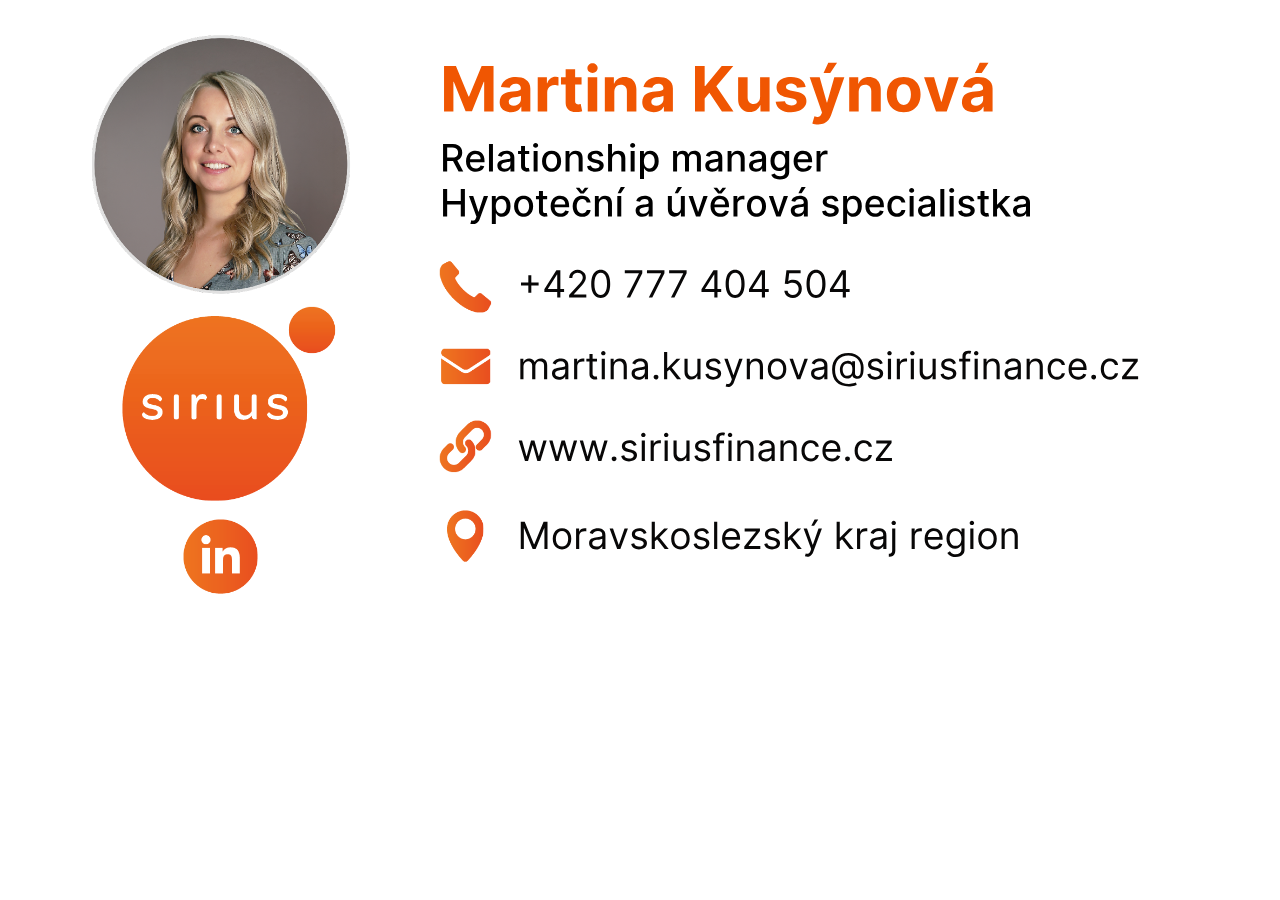
<file: index.html>
<!doctype html>
<html lang="cs">
<head>
<meta charset="utf-8">
<meta name="viewport" content="width=device-width, initial-scale=1">
<title>Martina Kusýnová – elektronická vizitka Sirius</title>
<meta property="og:title" content="Martina Kusýnová – elektronická vizitka Sirius">
<meta property="og:description" content="Elektronická vizitka Martiny Kusýnové – SIRIUS FINANCE">
<meta property="og:type" content="website">
<meta property="og:url" content="https://sirius-finance-cz.github.io/martina-kusynova/">
<meta property="og:image" content="https://sirius-finance-cz.github.io/martina-kusynova/preview.png">
<meta property="og:image:width" content="1200">
<meta property="og:image:height" content="630">
<meta name="twitter:card" content="summary_large_image">
<meta name="twitter:title" content="Martina Kusýnová – elektronická vizitka Sirius">
<meta name="twitter:description" content="Elektronická vizitka Martiny Kusýnové – SIRIUS FINANCE">
<meta name="twitter:image" content="https://sirius-finance-cz.github.io/martina-kusynova/preview.png">
<link rel="canonical" href="https://sirius-finance-cz.github.io/martina-kusynova/">

<style>
html, body {
    margin: 0;
    padding: 0;
    width: 100%;
    min-height: 100%;
    overflow: hidden;
    background: #fff;
}

#stage {
    position: absolute;
    width: 1774px;
    height: 887px;
    left: 50%;
    top: 0;
    margin-left: -887px;
    transform-origin: top left;
}

#stage iframe {
    display: block;
    width: 1774px;
    height: 887px;
    border: 0;
}
</style>
</head>

<body>
<div id="stage">
    <iframe title="Elektronická vizitka Martiny Kusýnové"
            src="publication-web-resources/html/publication.html"></iframe>
</div>

<script>
(function () {
    const DESIGN_WIDTH = 1774;
    const DESIGN_HEIGHT = 887;
    const stage = document.getElementById('stage');

    function resizeCard() {
        const scale = Math.min(1, window.innerWidth / DESIGN_WIDTH);
        stage.style.transform = 'scale(' + scale + ')';
        stage.style.marginLeft = (-DESIGN_WIDTH * scale / 2) + 'px';
        document.body.style.height = (DESIGN_HEIGHT * scale) + 'px';
    }

    window.addEventListener('resize', resizeCard);
    window.addEventListener('orientationchange', resizeCard);
    resizeCard();
})();
</script>
</body>
</html>
</file>
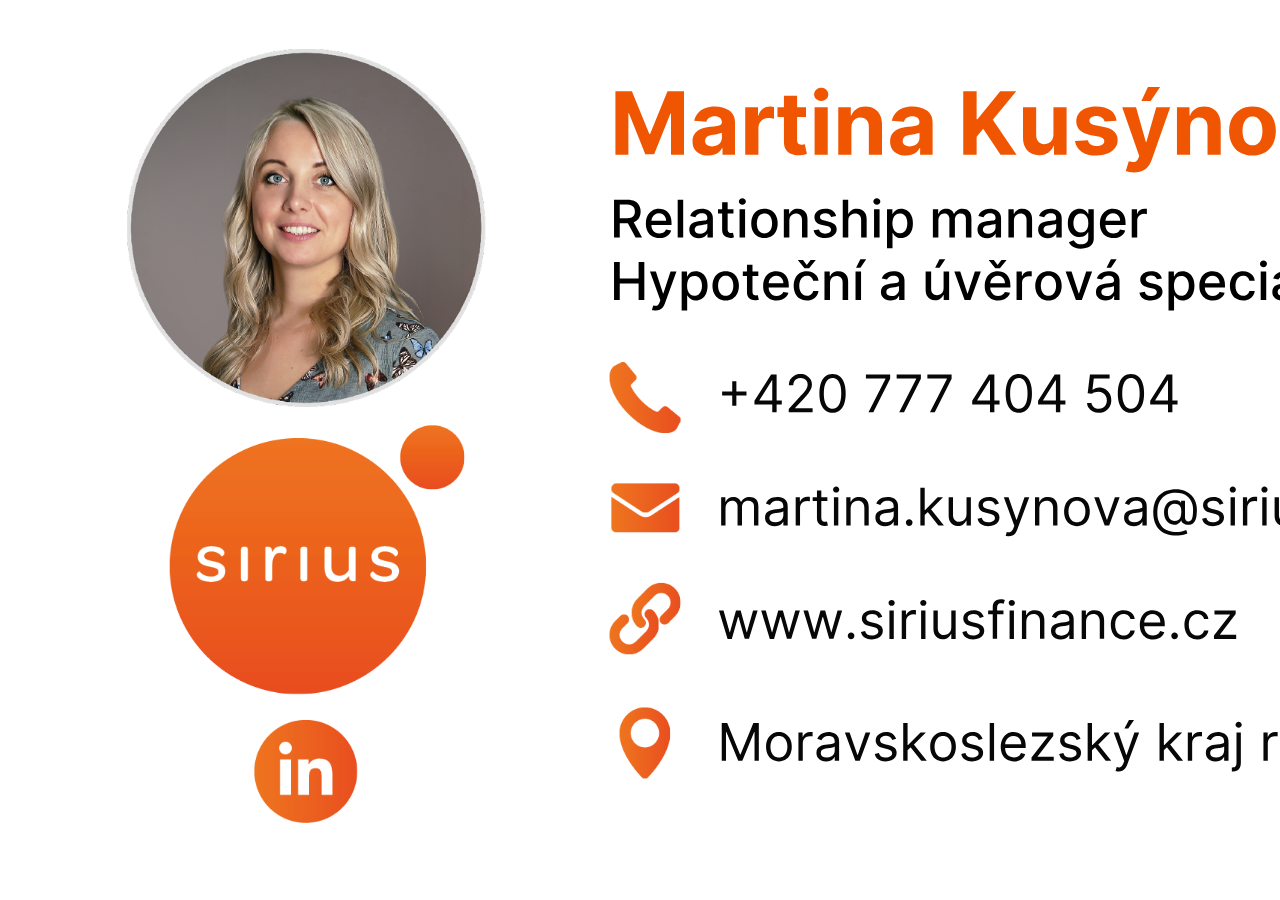
<file: publication-web-resources/html/publication.html>
<!DOCTYPE html>
<html xmlns="http://www.w3.org/1999/xhtml" lang="cs-CZ">
	<head>
		<meta charset="utf-8" />
		<title>publication</title>
		<link href="../css/idGeneratedStyles.css" rel="stylesheet" type="text/css" />
	</head>
	<body id="publication" style="width:1774px;height:887px;background-color:transparent;">
		<div style="position:absolute;overflow:hidden;left:0px;top:0px;-webkit-transform:translate(0.00px,0.00px);-ms-transform:translate(0.00px,0.00px);transform:translate(0.00px,0.00px);width:1774.00px;height:887.00px;background-color:white">
			<div id="_idContainer000" class="Z-kladn--textový-r-meček">
				<svg version="1.1" xmlns="http://www.w3.org/2000/svg" xmlns:xlink="http://www.w3.org/1999/xlink" x="0%" y="0%" width="100%"	 height="100%" viewBox="0 0 1137.757 124.714" preserveAspectRatio="xMidYMid slice" overflow="visible" xml:space="preserve"><clipPath id="clp_0_1" fill="none">	<path shape-rendering="crispEdges" stroke="#000000" d="M0,0h1137.757v124.714H0z"/></clipPath><g clip-path="url(#clp_0_1)" fill="none">	<path fill="#F05602" d="M70.76,95.909h12.976V54.572h0.525L100.636,95.6h8.836l16.374-40.874h0.525v41.183h12.976V32.637h-16.498		l-17.425,42.511h-0.741L87.258,32.637H70.76V95.909z M169.839,95.863c1.792-0.628,3.326-1.503,4.603-2.626		c1.277-1.122,2.296-2.425,3.059-3.908h0.371v6.581h12.482V63.902c0-2.822-0.546-5.247-1.637-7.276		c-1.092-2.028-2.58-3.692-4.464-4.99c-1.885-1.298-4.037-2.255-6.457-2.873c-2.42-0.618-4.949-0.927-7.585-0.927		c-3.79,0-7.121,0.572-9.994,1.715c-2.873,1.143-5.216,2.77-7.029,4.881c-1.813,2.111-3.028,4.609-3.646,7.492l12.173,0.989		c0.453-1.565,1.38-2.868,2.781-3.908c1.4-1.04,3.285-1.56,5.654-1.56c2.245,0,3.98,0.536,5.206,1.607		c1.225,1.071,1.838,2.585,1.838,4.542v0.185c0,1.009-0.381,1.772-1.143,2.286c-0.762,0.515-1.988,0.901-3.676,1.159		c-1.689,0.258-3.914,0.531-6.673,0.819c-2.348,0.227-4.588,0.618-6.72,1.174c-2.132,0.556-4.032,1.38-5.7,2.472		c-1.668,1.092-2.987,2.533-3.955,4.325c-0.968,1.792-1.452,4.006-1.452,6.642c0,3.131,0.685,5.742,2.055,7.832		c1.37,2.091,3.239,3.666,5.607,4.727c2.368,1.061,5.067,1.591,8.094,1.591C165.978,96.805,168.048,96.491,169.839,95.863z		 M162.409,86.316c-1.308-0.937-1.962-2.302-1.962-4.094c0-1.236,0.319-2.271,0.958-3.105c0.638-0.834,1.534-1.498,2.688-1.993		c1.153-0.494,2.502-0.854,4.047-1.081c0.721-0.103,1.524-0.221,2.41-0.355c0.885-0.134,1.771-0.288,2.657-0.463		c0.885-0.175,1.684-0.371,2.394-0.587c0.711-0.216,1.272-0.458,1.684-0.726v5.036c0,1.668-0.422,3.162-1.267,4.48		c-0.845,1.318-2.008,2.363-3.491,3.136c-1.483,0.772-3.193,1.159-5.129,1.159C165.38,87.722,163.717,87.254,162.409,86.316z		 M213.74,95.909V69.062c0-1.936,0.437-3.646,1.313-5.129c0.875-1.483,2.07-2.642,3.584-3.476c1.514-0.834,3.239-1.251,5.175-1.251		c0.906,0,1.905,0.072,2.997,0.216c1.091,0.144,1.946,0.309,2.564,0.494V48.239c-0.577-0.144-1.246-0.257-2.008-0.34		c-0.762-0.082-1.473-0.124-2.132-0.124c-2.657,0-5.005,0.757-7.044,2.271c-2.039,1.514-3.491,3.744-4.356,6.689h-0.494v-8.28		h-12.76v47.455H213.74z M232.801,48.455v9.886h28.578v-9.886H232.801z M239.289,83.057c-0.021,3.11,0.628,5.685,1.946,7.724		c1.318,2.039,3.167,3.543,5.546,4.511s5.154,1.39,8.326,1.267c1.709-0.062,3.161-0.232,4.356-0.51		c1.194-0.278,2.121-0.52,2.781-0.726l-2.07-9.794c-0.33,0.062-0.803,0.15-1.421,0.263c-0.618,0.113-1.236,0.17-1.854,0.17		c-0.886,0-1.663-0.134-2.333-0.402c-0.67-0.267-1.189-0.736-1.56-1.406c-0.371-0.669-0.556-1.611-0.556-2.827V37.085h-13.161		V83.057z M283.098,95.909V48.455h-13.161v47.455H283.098z M281.568,40.376c1.39-1.308,2.085-2.878,2.085-4.711		c0-1.833-0.695-3.398-2.085-4.696c-1.39-1.298-3.064-1.946-5.02-1.946c-1.936,0-3.605,0.654-5.005,1.962		c-1.401,1.308-2.101,2.879-2.101,4.711c0,1.833,0.695,3.398,2.085,4.696s3.063,1.946,5.02,1.946		C278.504,42.338,280.178,41.684,281.568,40.376z M307.92,63.238c0.752-1.452,1.802-2.559,3.151-3.321		c1.349-0.762,2.909-1.143,4.681-1.143c2.636,0,4.706,0.819,6.21,2.456c1.503,1.637,2.245,3.908,2.224,6.812v27.867h13.161V65.694		c0-3.687-0.68-6.863-2.039-9.531c-1.359-2.667-3.265-4.722-5.716-6.164c-2.451-1.441-5.325-2.163-8.62-2.163		c-3.522,0-6.519,0.809-8.99,2.425c-2.472,1.617-4.233,3.805-5.283,6.565h-0.556v-8.373h-12.543v47.455h13.161V68.475		C306.782,66.436,307.168,64.69,307.92,63.238z M367.439,95.863c1.792-0.628,3.326-1.503,4.603-2.626		c1.277-1.122,2.296-2.425,3.059-3.908h0.371v6.581h12.482V63.902c0-2.822-0.546-5.247-1.637-7.276		c-1.092-2.028-2.58-3.692-4.464-4.99s-4.037-2.255-6.457-2.873c-2.42-0.618-4.948-0.927-7.585-0.927		c-3.79,0-7.121,0.572-9.995,1.715c-2.873,1.143-5.216,2.77-7.029,4.881c-1.813,2.111-3.028,4.609-3.646,7.492l12.173,0.989		c0.453-1.565,1.38-2.868,2.781-3.908c1.4-1.04,3.285-1.56,5.654-1.56c2.245,0,3.98,0.536,5.206,1.607		c1.225,1.071,1.838,2.585,1.838,4.542v0.185c0,1.009-0.381,1.772-1.143,2.286c-0.762,0.515-1.988,0.901-3.676,1.159		c-1.689,0.258-3.914,0.531-6.673,0.819c-2.348,0.227-4.588,0.618-6.72,1.174c-2.132,0.556-4.032,1.38-5.7,2.472		c-1.668,1.092-2.987,2.533-3.955,4.325c-0.968,1.792-1.452,4.006-1.452,6.642c0,3.131,0.685,5.742,2.055,7.832		c1.37,2.091,3.239,3.666,5.607,4.727c2.368,1.061,5.067,1.591,8.094,1.591C363.577,96.805,365.647,96.491,367.439,95.863z		 M360.008,86.316c-1.308-0.937-1.962-2.302-1.962-4.094c0-1.236,0.319-2.271,0.958-3.105c0.638-0.834,1.534-1.498,2.688-1.993		c1.153-0.494,2.502-0.854,4.047-1.081c0.721-0.103,1.524-0.221,2.41-0.355c0.885-0.134,1.771-0.288,2.657-0.463		c0.885-0.175,1.684-0.371,2.394-0.587c0.711-0.216,1.272-0.458,1.684-0.726v5.036c0,1.668-0.422,3.162-1.267,4.48		c-0.845,1.318-2.008,2.363-3.491,3.136c-1.483,0.772-3.193,1.159-5.129,1.159C362.979,87.722,361.316,87.254,360.008,86.316z		 M431.977,95.909V77.929l6.581-8.033l17.332,26.013h16.004l-23.758-34.942l23.48-28.331h-16.034l-22.77,27.898h-0.834V32.637H418.6		v63.273H431.977z M507.53,81.049c-0.855,1.442-1.972,2.529-3.352,3.259c-1.38,0.731-2.863,1.097-4.449,1.097		c-2.492,0-4.48-0.813-5.963-2.441c-1.483-1.627-2.235-3.841-2.255-6.642V48.455H478.35V78.67c0.02,3.707,0.705,6.89,2.055,9.547		c1.349,2.657,3.229,4.707,5.638,6.148c2.41,1.442,5.201,2.163,8.373,2.163c3.563,0,6.585-0.844,9.068-2.533		c2.482-1.689,4.258-3.924,5.329-6.704h0.494v8.62h12.636V48.455h-13.161v27.249C508.801,77.826,508.384,79.607,507.53,81.049z		 M565.89,51.637c-3.45-2.533-8.172-3.8-14.165-3.8c-4.058,0-7.595,0.598-10.612,1.792c-3.018,1.195-5.355,2.894-7.013,5.098		c-1.658,2.204-2.487,4.83-2.487,7.878c0,3.543,1.128,6.457,3.383,8.743c2.255,2.286,5.7,3.893,10.334,4.82l8.218,1.637		c2.059,0.412,3.584,1.004,4.572,1.776c0.989,0.772,1.493,1.756,1.514,2.95c-0.021,1.421-0.737,2.58-2.147,3.476		c-1.411,0.896-3.27,1.344-5.577,1.344c-2.348,0-4.274-0.499-5.777-1.498c-1.504-0.999-2.451-2.456-2.842-4.372l-12.945,0.68		c0.638,4.531,2.816,8.11,6.534,10.736c3.718,2.626,8.717,3.939,15,3.939c4.119,0,7.759-0.654,10.921-1.962		c3.161-1.308,5.654-3.136,7.477-5.484s2.734-5.077,2.734-8.187c0-3.419-1.133-6.179-3.398-8.28		c-2.266-2.101-5.705-3.625-10.319-4.572l-8.589-1.73c-2.204-0.474-3.759-1.102-4.665-1.885c-0.907-0.783-1.359-1.74-1.359-2.873		c0-1.421,0.7-2.559,2.101-3.414c1.4-0.854,3.12-1.282,5.159-1.282c1.524,0,2.837,0.252,3.939,0.757		c1.102,0.505,1.993,1.174,2.672,2.008c0.68,0.834,1.122,1.766,1.328,2.796l12.049-0.741C571.353,57.62,569.339,54.17,565.89,51.637		z M597.788,112.145c2.307-1.04,4.217-2.513,5.731-4.418c1.514-1.905,2.713-4.135,3.599-6.689l18.444-52.583h-13.934l-9.917,34.849		h-0.494l-9.825-34.849h-13.841l17.023,48.814l-0.772,2.008c-0.577,1.483-1.324,2.533-2.24,3.151		c-0.917,0.618-1.998,0.906-3.244,0.865c-1.246-0.042-2.641-0.299-4.186-0.772l-2.966,9.825c0.947,0.391,2.147,0.715,3.599,0.973		c1.452,0.257,3.012,0.386,4.681,0.386C592.7,113.705,595.481,113.184,597.788,112.145z M606.037,42.338l9.423-14.057h-12.173		l-6.55,14.057H606.037z M646.617,63.238c0.752-1.452,1.802-2.559,3.151-3.321c1.349-0.762,2.909-1.143,4.681-1.143		c2.636,0,4.706,0.819,6.21,2.456c1.503,1.637,2.245,3.908,2.224,6.812v27.867h13.161V65.694c0-3.687-0.68-6.863-2.039-9.531		c-1.359-2.667-3.265-4.722-5.715-6.164c-2.451-1.441-5.325-2.163-8.62-2.163c-3.522,0-6.519,0.809-8.99,2.425		c-2.472,1.617-4.233,3.805-5.283,6.565h-0.556v-8.373h-12.543v47.455h13.161V68.475C645.479,66.436,645.865,64.69,646.617,63.238z		 M720.27,93.762c3.491-2.049,6.184-4.912,8.079-8.589c1.895-3.676,2.842-7.945,2.842-12.806c0-4.902-0.948-9.191-2.842-12.868		c-1.895-3.676-4.588-6.539-8.079-8.589c-3.491-2.049-7.636-3.074-12.435-3.074c-4.799,0-8.944,1.025-12.435,3.074		c-3.491,2.05-6.184,4.912-8.079,8.589c-1.895,3.676-2.842,7.966-2.842,12.868c0,4.861,0.947,9.129,2.842,12.806		c1.895,3.676,4.588,6.54,8.079,8.589c3.491,2.05,7.636,3.074,12.435,3.074C712.634,96.836,716.779,95.812,720.27,93.762z		 M702.351,84.772c-1.494-1.246-2.616-2.95-3.368-5.113c-0.752-2.163-1.128-4.624-1.128-7.384c0-2.76,0.376-5.221,1.128-7.384		c0.752-2.163,1.874-3.872,3.368-5.129c1.493-1.256,3.342-1.885,5.546-1.885c2.183,0,4.006,0.629,5.468,1.885		c1.462,1.257,2.569,2.966,3.321,5.129c0.752,2.163,1.128,4.624,1.128,7.384c0,2.76-0.376,5.221-1.128,7.384		c-0.752,2.163-1.859,3.867-3.321,5.113c-1.463,1.246-3.286,1.869-5.468,1.869C705.692,86.641,703.844,86.018,702.351,84.772z		 M770.088,48.455l-9.825,33.953h-0.494l-9.855-33.953H736.01l16.59,47.455h14.83l16.591-47.455H770.088z M810.498,95.863		c1.792-0.628,3.326-1.503,4.603-2.626c1.277-1.122,2.296-2.425,3.059-3.908h0.371v6.581h12.482V63.902		c0-2.822-0.546-5.247-1.637-7.276c-1.092-2.028-2.58-3.692-4.464-4.99c-1.885-1.298-4.037-2.255-6.457-2.873		c-2.42-0.618-4.948-0.927-7.585-0.927c-3.79,0-7.121,0.572-9.995,1.715c-2.873,1.143-5.216,2.77-7.029,4.881		c-1.813,2.111-3.028,4.609-3.646,7.492l12.173,0.989c0.453-1.565,1.38-2.868,2.781-3.908c1.4-1.04,3.285-1.56,5.654-1.56		c2.245,0,3.98,0.536,5.206,1.607c1.225,1.071,1.838,2.585,1.838,4.542v0.185c0,1.009-0.381,1.772-1.143,2.286		c-0.762,0.515-1.988,0.901-3.677,1.159c-1.689,0.258-3.913,0.531-6.673,0.819c-2.348,0.227-4.588,0.618-6.72,1.174		c-2.132,0.556-4.032,1.38-5.7,2.472c-1.668,1.092-2.987,2.533-3.955,4.325c-0.968,1.792-1.452,4.006-1.452,6.642		c0,3.131,0.685,5.742,2.055,7.832c1.37,2.091,3.239,3.666,5.607,4.727c2.368,1.061,5.067,1.591,8.094,1.591		C806.636,96.805,808.706,96.491,810.498,95.863z M803.068,86.316c-1.308-0.937-1.962-2.302-1.962-4.094		c0-1.236,0.319-2.271,0.958-3.105c0.638-0.834,1.534-1.498,2.688-1.993c1.153-0.494,2.502-0.854,4.047-1.081		c0.721-0.103,1.524-0.221,2.41-0.355c0.885-0.134,1.771-0.288,2.657-0.463c0.885-0.175,1.684-0.371,2.394-0.587		c0.711-0.216,1.272-0.458,1.684-0.726v5.036c0,1.668-0.422,3.162-1.267,4.48c-0.845,1.318-2.008,2.363-3.491,3.136		c-1.483,0.772-3.193,1.159-5.129,1.159C806.039,87.722,804.375,87.254,803.068,86.316z M815.936,42.338l9.423-14.057h-12.173		l-6.55,14.057H815.936z"/></g></svg>			</div>
			<div id="_idContainer001" class="Z-kladn--textový-r-meček">
				<svg version="1.1" xmlns="http://www.w3.org/2000/svg" xmlns:xlink="http://www.w3.org/1999/xlink" x="0%" y="0%" width="100%"	 height="100%" viewBox="0 0 1111.905 137.746" preserveAspectRatio="xMidYMid slice" overflow="visible" xml:space="preserve"><clipPath id="clp_1_1" fill="none">	<path shape-rendering="crispEdges" stroke="#000000" d="M0,0h1111.905v137.746H0V0"/></clipPath><g clip-path="url(#clp_1_1)" fill="none">	<path fill="#000000" d="M510.47,68.955c-2.253,0-4.189-0.295-5.808-0.886c-1.619-0.591-2.939-1.373-3.961-2.345		c-1.022-0.973-1.785-2.038-2.29-3.195l4.746-1.957c0.332,0.542,0.779,1.117,1.339,1.727c0.56,0.609,1.323,1.129,2.29,1.56		c0.966,0.431,2.213,0.646,3.739,0.646c2.093,0,3.822-0.508,5.189-1.523c1.366-1.015,2.05-2.631,2.05-4.847v-5.577h-0.351		c-0.332,0.603-0.809,1.274-1.431,2.013c-0.622,0.738-1.474,1.379-2.557,1.92c-1.083,0.542-2.493,0.813-4.229,0.813		c-2.241,0-4.256-0.526-6.048-1.579c-1.791-1.053-3.207-2.61-4.247-4.672c-1.04-2.062-1.56-4.601-1.56-7.617		c0-3.016,0.514-5.601,1.542-7.756c1.028-2.154,2.441-3.807,4.238-4.958c1.797-1.151,3.835-1.727,6.112-1.727		c1.76,0,3.182,0.293,4.265,0.877c1.083,0.585,1.93,1.265,2.539,2.041c0.609,0.775,1.08,1.459,1.413,2.05h0.406v-4.598h5.41v28.991		c0,2.438-0.566,4.438-1.699,6.002c-1.133,1.563-2.662,2.72-4.589,3.471C515.052,68.579,512.882,68.955,510.47,68.955		 M510.414,33.685c-1.662,0-3.047,0.428-4.155,1.283c-1.108,0.856-1.942,2.016-2.502,3.481c-0.56,1.465-0.84,3.102-0.84,4.912		c0,1.859,0.283,3.49,0.849,4.893c0.566,1.403,1.406,2.499,2.521,3.287c1.114,0.788,2.49,1.182,4.127,1.182		c1.588,0,2.933-0.372,4.035-1.117c1.101-0.745,1.939-1.816,2.511-3.213c0.573-1.397,0.859-3.075,0.859-5.032		c0-1.908-0.283-3.588-0.849-5.041c-0.566-1.452-1.397-2.588-2.493-3.407C513.381,34.094,512.027,33.685,510.414,33.685		 M322.027,68.364h-5.521v-39h5.392v4.598h0.462c0.32-0.591,0.782-1.274,1.385-2.05c0.603-0.776,1.44-1.456,2.512-2.041		c1.071-0.585,2.487-0.877,4.247-0.877c2.29,0,4.333,0.579,6.131,1.736c1.797,1.157,3.21,2.825,4.238,5.004		c1.028,2.179,1.542,4.801,1.542,7.867c0,3.065-0.511,5.691-1.533,7.876c-1.022,2.185-2.426,3.865-4.21,5.041		c-1.785,1.176-3.822,1.764-6.112,1.764c-1.724,0-3.13-0.289-4.22-0.868s-1.942-1.256-2.558-2.031		c-0.616-0.776-1.089-1.465-1.422-2.068h-0.332V68.364 M329.321,33.685c-1.601,0-2.952,0.413-4.053,1.237		c-1.102,0.825-1.936,1.976-2.502,3.453c-0.566,1.477-0.849,3.201-0.849,5.17c0,1.994,0.289,3.742,0.868,5.244		c0.578,1.502,1.415,2.675,2.511,3.518c1.096,0.843,2.438,1.265,4.026,1.265c1.65,0,3.029-0.44,4.136-1.32s1.948-2.077,2.521-3.592		c0.572-1.514,0.858-3.219,0.858-5.115c0-1.871-0.28-3.552-0.84-5.041c-0.56-1.489-1.397-2.665-2.511-3.527		C332.37,34.116,330.983,33.685,329.321,33.685 M477.231,58.355c-1.798,0-3.423-0.335-4.875-1.006		c-1.453-0.671-2.601-1.646-3.444-2.927c-0.843-1.28-1.265-2.85-1.265-4.709c0-1.6,0.308-2.917,0.923-3.952		c0.615-1.034,1.447-1.853,2.493-2.456c1.046-0.603,2.216-1.059,3.509-1.366c1.292-0.308,2.61-0.541,3.952-0.702		c1.699-0.197,3.077-0.36,4.137-0.489c1.059-0.129,1.828-0.342,2.308-0.637c0.48-0.296,0.72-0.776,0.72-1.44v-0.129		c0-1.613-0.452-2.862-1.357-3.749c-0.905-0.887-2.25-1.33-4.035-1.33c-1.859,0-3.321,0.409-4.386,1.228		c-1.065,0.819-1.8,1.727-2.207,2.724l-5.189-1.182c0.615-1.723,1.517-3.118,2.705-4.183c1.188-1.065,2.558-1.84,4.109-2.327		c1.551-0.486,3.182-0.729,4.893-0.729c1.132,0,2.336,0.132,3.61,0.397c1.274,0.265,2.468,0.748,3.582,1.45		c1.114,0.702,2.028,1.702,2.742,3.001c0.714,1.299,1.071,2.982,1.071,5.05v18.835h-5.392v-3.878h-0.222		c-0.357,0.714-0.893,1.416-1.607,2.105c-0.714,0.689-1.631,1.262-2.751,1.717C480.136,58.127,478.794,58.355,477.231,58.355		 M485.707,43.841c-0.197,0.197-0.576,0.379-1.136,0.545c-0.56,0.166-1.197,0.308-1.911,0.425c-0.714,0.117-1.41,0.222-2.087,0.314		c-0.677,0.092-1.243,0.169-1.699,0.231c-1.071,0.136-2.047,0.363-2.927,0.683c-0.88,0.32-1.582,0.779-2.105,1.376		c-0.523,0.597-0.785,1.388-0.785,2.373c0,1.366,0.505,2.397,1.514,3.093c1.009,0.696,2.296,1.044,3.859,1.044		c1.526,0,2.834-0.302,3.924-0.905c1.089-0.603,1.92-1.394,2.493-2.373c0.572-0.979,0.859-2.028,0.859-3.148V43.841 M416.571,58.355		c-1.797,0-3.422-0.335-4.875-1.006c-1.453-0.671-2.601-1.646-3.444-2.927c-0.843-1.28-1.265-2.85-1.265-4.709		c0-1.6,0.308-2.917,0.923-3.952c0.615-1.034,1.446-1.853,2.493-2.456c1.046-0.603,2.216-1.059,3.508-1.366		c1.293-0.308,2.61-0.541,3.952-0.702c1.699-0.197,3.077-0.36,4.136-0.489c1.059-0.129,1.828-0.342,2.308-0.637		c0.48-0.296,0.72-0.776,0.72-1.44v-0.129c0-1.613-0.452-2.862-1.357-3.749c-0.905-0.887-2.25-1.33-4.035-1.33		c-1.859,0-3.321,0.409-4.386,1.228c-1.065,0.819-1.8,1.727-2.207,2.724l-5.189-1.182c0.615-1.723,1.517-3.118,2.705-4.183		c1.188-1.065,2.558-1.84,4.109-2.327c1.551-0.486,3.182-0.729,4.893-0.729c1.133,0,2.336,0.132,3.61,0.397		c1.274,0.265,2.468,0.748,3.582,1.45c1.114,0.702,2.028,1.702,2.742,3.001c0.714,1.299,1.071,2.982,1.071,5.05v18.835h-5.392		v-3.878h-0.222c-0.357,0.714-0.893,1.416-1.607,2.105c-0.714,0.689-1.631,1.262-2.752,1.717		C419.476,58.127,418.134,58.355,416.571,58.355 M425.047,43.841c-0.197,0.197-0.576,0.379-1.136,0.545		c-0.56,0.166-1.197,0.308-1.911,0.425c-0.714,0.117-1.41,0.222-2.087,0.314c-0.677,0.092-1.244,0.169-1.699,0.231		c-1.071,0.136-2.047,0.363-2.927,0.683c-0.88,0.32-1.582,0.779-2.105,1.376c-0.523,0.597-0.785,1.388-0.785,2.373		c0,1.366,0.505,2.397,1.514,3.093c1.009,0.696,2.296,1.044,3.859,1.044c1.526,0,2.835-0.302,3.924-0.905		c1.089-0.603,1.92-1.394,2.493-2.373c0.573-0.979,0.859-2.028,0.859-3.148V43.841 M128.396,58.355		c-1.798,0-3.423-0.335-4.875-1.006c-1.453-0.671-2.601-1.646-3.444-2.927c-0.843-1.28-1.265-2.85-1.265-4.709		c0-1.6,0.308-2.917,0.923-3.952c0.615-1.034,1.447-1.853,2.493-2.456c1.046-0.603,2.216-1.059,3.509-1.366		c1.293-0.308,2.61-0.541,3.952-0.702c1.699-0.197,3.077-0.36,4.137-0.489c1.059-0.129,1.828-0.342,2.308-0.637		c0.48-0.296,0.72-0.776,0.72-1.44v-0.129c0-1.613-0.452-2.862-1.357-3.749c-0.905-0.887-2.25-1.33-4.035-1.33		c-1.859,0-3.321,0.409-4.386,1.228c-1.065,0.819-1.8,1.727-2.207,2.724l-5.189-1.182c0.615-1.723,1.517-3.118,2.705-4.183		c1.188-1.065,2.558-1.84,4.109-2.327c1.551-0.486,3.182-0.729,4.893-0.729c1.132,0,2.336,0.132,3.61,0.397		c1.274,0.265,2.468,0.748,3.582,1.45c1.114,0.702,2.028,1.702,2.742,3.001c0.714,1.299,1.071,2.982,1.071,5.05v18.835h-5.392		v-3.878h-0.222c-0.357,0.714-0.893,1.416-1.607,2.105c-0.714,0.689-1.631,1.262-2.751,1.717		C131.301,58.127,129.959,58.355,128.396,58.355 M136.872,43.841c-0.197,0.197-0.576,0.379-1.136,0.545		c-0.56,0.166-1.197,0.308-1.911,0.425c-0.714,0.117-1.41,0.222-2.087,0.314c-0.677,0.092-1.243,0.169-1.699,0.231		c-1.071,0.136-2.047,0.363-2.927,0.683c-0.88,0.32-1.582,0.779-2.105,1.376c-0.523,0.597-0.785,1.388-0.785,2.373		c0,1.366,0.505,2.397,1.514,3.093c1.009,0.696,2.296,1.044,3.859,1.044c1.526,0,2.834-0.302,3.924-0.905		c1.089-0.603,1.92-1.394,2.493-2.373c0.572-0.979,0.859-2.028,0.859-3.148V43.841 M542.896,58.3c-2.795,0-5.198-0.6-7.211-1.8		c-2.013-1.2-3.564-2.893-4.653-5.078c-1.089-2.185-1.634-4.749-1.634-7.691c0-2.905,0.545-5.466,1.634-7.682		c1.089-2.216,2.616-3.945,4.58-5.189c1.964-1.243,4.262-1.865,6.897-1.865c1.6,0,3.151,0.265,4.654,0.794		c1.502,0.529,2.85,1.36,4.044,2.493c1.194,1.133,2.136,2.601,2.825,4.404c0.689,1.803,1.034,3.992,1.034,6.564v1.957h-20.16		c0.043,1.729,0.377,3.213,1.002,4.45c0.671,1.33,1.609,2.342,2.816,3.038c1.206,0.696,2.616,1.043,4.229,1.043		c1.046,0,2.001-0.151,2.862-0.452c0.862-0.301,1.606-0.754,2.234-1.357c0.628-0.603,1.108-1.348,1.44-2.234l5.226,0.942		c-0.418,1.539-1.166,2.884-2.244,4.035c-1.077,1.151-2.425,2.044-4.044,2.678C546.807,57.983,544.964,58.3,542.896,58.3		 M534.914,41.071h14.74c0-1.452-0.295-2.742-0.886-3.869s-1.419-2.016-2.484-2.668c-1.065-0.652-2.311-0.979-3.739-0.979		c-1.551,0-2.902,0.379-4.053,1.136c-1.151,0.757-2.038,1.742-2.659,2.954C535.287,38.709,534.981,39.851,534.914,41.071		 M254.608,58.3c-3.176,0-5.767-0.68-7.774-2.04c-2.007-1.36-3.238-3.296-3.693-5.808l5.337-0.813		c0.332,1.391,1.015,2.441,2.05,3.148c1.034,0.708,2.382,1.062,4.044,1.062c1.81,0,3.256-0.379,4.34-1.136		c1.083-0.757,1.625-1.683,1.625-2.779c0-0.886-0.33-1.631-0.988-2.234c-0.659-0.603-1.665-1.059-3.019-1.366l-4.801-1.052		c-2.647-0.603-4.601-1.563-5.863-2.881c-1.262-1.317-1.893-2.985-1.893-5.004c0-1.674,0.468-3.139,1.403-4.395		c0.935-1.256,2.228-2.237,3.878-2.945c1.65-0.708,3.539-1.062,5.669-1.062c3.066,0,5.478,0.662,7.239,1.985		c1.76,1.323,2.924,3.093,3.49,5.309l-5.005,0.887c-0.209-0.64-0.539-1.25-0.988-1.828c-0.45-0.578-1.056-1.052-1.819-1.422		c-0.764-0.369-1.717-0.554-2.862-0.554c-1.564,0-2.868,0.348-3.915,1.043c-1.046,0.696-1.57,1.591-1.57,2.687		c0,0.948,0.351,1.711,1.053,2.29c0.702,0.579,1.834,1.053,3.398,1.422l4.506,1.034c2.61,0.603,4.555,1.533,5.835,2.788		s1.921,2.887,1.921,4.893c0,1.699-0.489,3.21-1.468,4.533c-0.979,1.324-2.339,2.361-4.081,3.111		C258.914,57.924,256.898,58.3,254.608,58.3 M193.967,58.3c-2.659,0-4.98-0.609-6.962-1.828c-1.982-1.219-3.521-2.924-4.617-5.115		c-1.096-2.191-1.643-4.752-1.643-7.682c0-2.942,0.548-5.515,1.643-7.719c1.096-2.203,2.634-3.915,4.617-5.133		c1.982-1.219,4.303-1.828,6.962-1.828c2.659,0,4.979,0.609,6.962,1.828c1.982,1.219,3.521,2.93,4.616,5.133		c1.096,2.204,1.644,4.777,1.644,7.719c0,2.93-0.548,5.491-1.644,7.682c-1.096,2.191-2.634,3.896-4.616,5.115		C198.947,57.69,196.626,58.3,193.967,58.3 M193.986,33.611c-1.736,0-3.173,0.462-4.312,1.385c-1.139,0.923-1.982,2.145-2.53,3.666		c-0.548,1.521-0.822,3.185-0.822,4.995c0,1.822,0.274,3.49,0.822,5.004c0.548,1.514,1.391,2.727,2.53,3.638		c1.139,0.911,2.576,1.366,4.312,1.366c1.723,0,3.151-0.455,4.284-1.366c1.132-0.911,1.973-2.124,2.52-3.638		c0.548-1.514,0.822-3.182,0.822-5.004c0-1.81-0.274-3.474-0.822-4.995c-0.548-1.52-1.388-2.742-2.52-3.666		C197.137,34.072,195.709,33.611,193.986,33.611 M88.879,58.3c-2.795,0-5.198-0.6-7.211-1.8c-2.013-1.2-3.564-2.893-4.654-5.078		c-1.089-2.185-1.634-4.749-1.634-7.691c0-2.905,0.545-5.466,1.634-7.682c1.089-2.216,2.616-3.945,4.58-5.189		c1.963-1.243,4.262-1.865,6.897-1.865c1.6,0,3.152,0.265,4.654,0.794c1.502,0.529,2.85,1.36,4.044,2.493s2.136,2.601,2.825,4.404		c0.689,1.803,1.034,3.992,1.034,6.564v1.957h-20.16c0.043,1.729,0.377,3.213,1.002,4.45c0.671,1.33,1.609,2.342,2.816,3.038		c1.206,0.696,2.616,1.043,4.229,1.043c1.046,0,2-0.151,2.862-0.452c0.862-0.301,1.607-0.754,2.234-1.357		c0.628-0.603,1.108-1.348,1.44-2.234l5.226,0.942c-0.419,1.539-1.167,2.884-2.244,4.035c-1.078,1.151-2.426,2.044-4.044,2.678		C92.79,57.983,90.947,58.3,88.879,58.3 M80.897,41.071h14.74c0-1.452-0.296-2.742-0.886-3.869		c-0.591-1.126-1.419-2.016-2.484-2.668c-1.065-0.652-2.311-0.979-3.739-0.979c-1.551,0-2.902,0.379-4.053,1.136		c-1.151,0.757-2.038,1.742-2.659,2.954C81.27,38.709,80.964,39.851,80.897,41.071 M159.727,58.098		c-1.381,0-2.672-0.259-3.873-0.777c-1.256-0.541-2.271-1.379-3.047-2.511c-0.775-1.133-1.163-2.554-1.163-4.265V33.795h-4.155		v-4.432h4.155v-6.795h5.521v6.795h5.817v4.432h-5.817v15.604c0,1.071,0.16,1.874,0.48,2.41c0.32,0.536,0.736,0.899,1.246,1.089		c0.511,0.191,1.068,0.286,1.671,0.286c0.443,0,0.831-0.031,1.163-0.092c0.333-0.061,0.591-0.111,0.776-0.148l0.997,4.561		c-0.32,0.123-0.775,0.249-1.366,0.379c-0.591,0.129-1.33,0.2-2.216,0.212C159.853,58.098,159.79,58.098,159.727,58.098		 M566.735,57.728h-5.521V29.364h5.337v4.506h0.296c0.517-1.526,1.431-2.73,2.742-3.61c1.311-0.88,2.798-1.32,4.459-1.32		c0.344,0,0.754,0.013,1.228,0.037c0.474,0.025,0.846,0.055,1.117,0.092v5.281c-0.222-0.062-0.616-0.132-1.182-0.212		c-0.566-0.08-1.133-0.12-1.699-0.12c-1.305,0-2.465,0.274-3.481,0.822c-1.016,0.548-1.819,1.305-2.41,2.271		c-0.591,0.967-0.887,2.065-0.887,3.296V57.728 M461.591,57.728h-5.521V40.351c0-2.056-0.535-3.665-1.606-4.829		c-1.071-1.163-2.542-1.745-4.413-1.745c-1.281,0-2.416,0.277-3.407,0.831c-0.991,0.554-1.773,1.364-2.345,2.428		c-0.573,1.065-0.859,2.348-0.859,3.85v16.841h-5.521V29.364h5.3v4.616h0.351c0.652-1.502,1.677-2.708,3.075-3.619		c1.397-0.911,3.16-1.366,5.29-1.366c1.933,0,3.626,0.403,5.078,1.209c1.452,0.806,2.579,2.004,3.379,3.592		c0.8,1.588,1.2,3.552,1.2,5.891V57.728 M400.931,57.728h-5.521V39.225c0-1.92-0.524-3.311-1.57-4.173		c-1.047-0.862-2.296-1.292-3.749-1.292c-1.798,0-3.195,0.551-4.192,1.653c-0.997,1.102-1.496,2.515-1.496,4.238v18.078h-5.503		V38.874c0-1.539-0.48-2.776-1.44-3.712c-0.96-0.936-2.21-1.403-3.749-1.403c-1.046,0-2.01,0.274-2.89,0.822		c-0.88,0.548-1.588,1.308-2.124,2.281c-0.536,0.973-0.803,2.099-0.803,3.379v17.487h-5.521V29.364h5.3v4.616h0.351		c0.591-1.563,1.557-2.785,2.899-3.666c1.342-0.88,2.948-1.32,4.82-1.32c1.896,0,3.487,0.443,4.773,1.33		c1.286,0.886,2.237,2.105,2.853,3.656h0.295c0.677-1.514,1.754-2.724,3.232-3.629c1.477-0.905,3.238-1.357,5.281-1.357		c2.573,0,4.675,0.806,6.306,2.419c1.631,1.613,2.447,4.044,2.447,7.294V57.728 M309.082,57.728h-5.521V29.364h5.521V57.728		 M296.175,57.728h-5.521V40.351c0-2.08-0.536-3.696-1.607-4.847c-1.071-1.151-2.561-1.727-4.469-1.727		c-1.305,0-2.471,0.277-3.499,0.831c-1.028,0.554-1.835,1.364-2.419,2.428c-0.585,1.065-0.877,2.348-0.877,3.85v16.841h-5.521		V19.909h5.447V33.98h0.351c0.665-1.526,1.68-2.739,3.047-3.638c1.367-0.899,3.152-1.348,5.355-1.348c1.945,0,3.647,0.4,5.106,1.2		c1.459,0.801,2.591,1.991,3.398,3.573c0.806,1.582,1.21,3.555,1.21,5.918V57.728 M237.011,57.728h-5.521V40.351		c0-2.056-0.536-3.665-1.606-4.829c-1.071-1.163-2.542-1.745-4.414-1.745c-1.28,0-2.416,0.277-3.407,0.831		c-0.991,0.554-1.773,1.364-2.345,2.428c-0.573,1.065-0.859,2.348-0.859,3.85v16.841h-5.521V29.364h5.3v4.616h0.351		c0.652-1.502,1.677-2.708,3.075-3.619c1.397-0.911,3.16-1.366,5.29-1.366c1.933,0,3.625,0.403,5.078,1.209		c1.453,0.806,2.579,2.004,3.38,3.592c0.8,1.588,1.2,3.552,1.2,5.891V57.728 M174.597,57.728h-5.521V29.364h5.521V57.728		 M112.718,57.728h-5.521V19.909h5.521V57.728 M71.576,57.728h-6.5l-7.684-14.314c-0.122,0.002-0.244,0.003-0.368,0.003H49.27		v14.311h-5.706V19.909h13.48c2.93,0,5.364,0.505,7.303,1.514c1.939,1.01,3.388,2.404,4.349,4.183c0.96,1.779,1.44,3.832,1.44,6.158		c0,2.315-0.483,4.349-1.45,6.103c-0.967,1.754-2.419,3.118-4.358,4.09c-0.357,0.179-0.731,0.342-1.121,0.488L71.576,57.728		 M49.27,38.504h7.239c1.847,0,3.351-0.265,4.515-0.794c1.163-0.529,2.016-1.299,2.558-2.308c0.542-1.009,0.813-2.222,0.813-3.638		c0-1.428-0.274-2.665-0.822-3.712c-0.548-1.046-1.403-1.85-2.567-2.41c-1.164-0.56-2.687-0.84-4.571-0.84H49.27V38.504		 M306.349,24.987c-0.96,0-1.782-0.323-2.465-0.969c-0.683-0.646-1.025-1.419-1.025-2.318c0-0.911,0.342-1.69,1.025-2.336		c0.683-0.646,1.505-0.97,2.465-0.97c0.96,0,1.782,0.323,2.465,0.97c0.683,0.646,1.025,1.419,1.025,2.318		c0,0.911-0.342,1.69-1.025,2.336C308.131,24.664,307.31,24.987,306.349,24.987 M171.864,24.987c-0.96,0-1.782-0.323-2.465-0.969		c-0.683-0.646-1.025-1.419-1.025-2.318c0-0.911,0.342-1.69,1.025-2.336c0.683-0.646,1.505-0.97,2.465-0.97		c0.96,0,1.782,0.323,2.465,0.97c0.683,0.646,1.025,1.419,1.025,2.318c0,0.911-0.342,1.69-1.025,2.336		C173.646,24.664,172.824,24.987,171.864,24.987"/>	<path fill="#000000" d="M603.556,130.764h-5.521v-39h5.392v4.598h0.461c0.32-0.591,0.782-1.274,1.385-2.05		c0.603-0.775,1.44-1.456,2.511-2.041c1.071-0.585,2.487-0.877,4.247-0.877c2.29,0,4.333,0.579,6.131,1.736		c1.797,1.157,3.21,2.825,4.238,5.004c1.028,2.179,1.542,4.801,1.542,7.867s-0.511,5.691-1.533,7.876		c-1.022,2.185-2.425,3.866-4.21,5.041c-1.785,1.176-3.823,1.763-6.112,1.763c-1.724,0-3.13-0.289-4.219-0.868		c-1.089-0.578-1.942-1.256-2.557-2.031c-0.616-0.776-1.089-1.465-1.422-2.068h-0.332V130.764 M610.85,96.085		c-1.601,0-2.952,0.413-4.053,1.237c-1.102,0.825-1.936,1.976-2.502,3.453c-0.566,1.477-0.849,3.201-0.849,5.17		c0,1.994,0.289,3.742,0.868,5.244c0.578,1.502,1.415,2.675,2.511,3.518c1.096,0.843,2.438,1.265,4.026,1.265		c1.65,0,3.028-0.44,4.136-1.32c1.108-0.88,1.948-2.077,2.52-3.592c0.572-1.514,0.859-3.219,0.859-5.115		c0-1.871-0.28-3.552-0.84-5.041c-0.56-1.489-1.397-2.665-2.511-3.527C613.9,96.516,612.512,96.085,610.85,96.085 M116.689,130.764		h-5.521v-39h5.392v4.598h0.462c0.32-0.591,0.782-1.274,1.385-2.05c0.603-0.775,1.44-1.456,2.511-2.041		c1.071-0.585,2.487-0.877,4.247-0.877c2.29,0,4.333,0.579,6.131,1.736c1.797,1.157,3.21,2.825,4.238,5.004		c1.028,2.179,1.542,4.801,1.542,7.867s-0.511,5.691-1.533,7.876c-1.022,2.185-2.426,3.866-4.21,5.041		c-1.785,1.176-3.822,1.763-6.112,1.763c-1.724,0-3.13-0.289-4.22-0.868c-1.089-0.578-1.942-1.256-2.558-2.031		c-0.616-0.776-1.089-1.465-1.422-2.068h-0.332V130.764 M123.983,96.085c-1.601,0-2.952,0.413-4.053,1.237		c-1.102,0.825-1.936,1.976-2.502,3.453c-0.566,1.477-0.85,3.201-0.85,5.17c0,1.994,0.289,3.742,0.868,5.244		c0.578,1.502,1.415,2.675,2.511,3.518c1.096,0.843,2.438,1.265,4.026,1.265c1.65,0,3.028-0.44,4.136-1.32		c1.108-0.88,1.948-2.077,2.521-3.592c0.572-1.514,0.858-3.219,0.858-5.115c0-1.871-0.28-3.552-0.84-5.041		c-0.56-1.489-1.397-2.665-2.511-3.527C127.033,96.516,125.645,96.085,123.983,96.085 M85.204,130.764		c-0.825,0-1.576-0.065-2.253-0.194c-0.677-0.129-1.182-0.268-1.514-0.416l1.33-4.524c0.888,0.238,1.691,0.357,2.407,0.357		c0.098,0,0.194-0.002,0.289-0.007c0.788-0.037,1.487-0.332,2.096-0.886c0.609-0.554,1.148-1.459,1.616-2.715l0.683-1.883		L79.48,91.764h5.909l7.183,22.011h0.296l7.183-22.011h5.928L94.29,123.913c-0.542,1.478-1.231,2.73-2.068,3.758		c-0.837,1.028-1.835,1.8-2.991,2.317C88.073,130.505,86.731,130.764,85.204,130.764 M843.02,120.755		c-1.798,0-3.423-0.335-4.875-1.006c-1.453-0.671-2.601-1.646-3.444-2.927c-0.843-1.28-1.265-2.85-1.265-4.709		c0-1.6,0.308-2.917,0.923-3.952c0.615-1.034,1.446-1.853,2.493-2.456c1.046-0.603,2.216-1.059,3.509-1.366		c1.293-0.308,2.61-0.541,3.952-0.702c1.699-0.197,3.077-0.36,4.136-0.489c1.059-0.129,1.828-0.342,2.308-0.637		c0.48-0.296,0.72-0.776,0.72-1.44v-0.129c0-1.613-0.452-2.862-1.357-3.749c-0.905-0.886-2.25-1.33-4.035-1.33		c-1.859,0-3.321,0.409-4.386,1.228c-1.065,0.819-1.8,1.727-2.206,2.724l-5.189-1.182c0.615-1.723,1.517-3.118,2.705-4.183		c1.188-1.064,2.557-1.84,4.109-2.326c1.551-0.486,3.182-0.73,4.893-0.73c1.132,0,2.336,0.132,3.61,0.397		c1.274,0.265,2.468,0.748,3.582,1.449c1.114,0.702,2.028,1.702,2.742,3.001c0.714,1.299,1.071,2.982,1.071,5.05v18.835h-5.392		v-3.878h-0.222c-0.357,0.714-0.893,1.416-1.606,2.105c-0.714,0.69-1.631,1.262-2.752,1.717		C845.926,120.527,844.584,120.755,843.02,120.755 M851.496,106.241c-0.197,0.197-0.576,0.379-1.136,0.545		c-0.56,0.166-1.197,0.308-1.911,0.425c-0.714,0.117-1.41,0.222-2.087,0.314c-0.677,0.092-1.243,0.169-1.699,0.231		c-1.071,0.136-2.047,0.363-2.927,0.683c-0.88,0.32-1.582,0.779-2.105,1.376c-0.524,0.597-0.785,1.388-0.785,2.373		c0,1.366,0.505,2.398,1.514,3.093c1.009,0.696,2.296,1.043,3.859,1.043c1.526,0,2.835-0.301,3.924-0.905		c1.089-0.603,1.92-1.394,2.493-2.373s0.859-2.028,0.859-3.148V106.241 M711.397,120.755c-1.798,0-3.422-0.335-4.875-1.006		c-1.452-0.671-2.601-1.646-3.444-2.927c-0.843-1.28-1.265-2.85-1.265-4.709c0-1.6,0.308-2.917,0.923-3.952		c0.615-1.034,1.446-1.853,2.493-2.456c1.046-0.603,2.216-1.059,3.508-1.366c1.293-0.308,2.61-0.541,3.952-0.702		c1.699-0.197,3.078-0.36,4.136-0.489c1.059-0.129,1.828-0.342,2.308-0.637c0.48-0.296,0.72-0.776,0.72-1.44v-0.129		c0-1.613-0.453-2.862-1.357-3.749c-0.905-0.886-2.25-1.33-4.035-1.33c-1.859,0-3.321,0.409-4.386,1.228		c-1.065,0.819-1.8,1.727-2.207,2.724l-5.189-1.182c0.615-1.723,1.517-3.118,2.705-4.183c1.188-1.064,2.557-1.84,4.109-2.326		s3.182-0.73,4.893-0.73c1.133,0,2.336,0.132,3.61,0.397c1.274,0.265,2.468,0.748,3.582,1.449c1.114,0.702,2.028,1.702,2.742,3.001		c0.714,1.299,1.071,2.982,1.071,5.05v18.835h-5.392v-3.878h-0.222c-0.357,0.714-0.893,1.416-1.606,2.105		c-0.714,0.69-1.631,1.262-2.752,1.717C714.302,120.527,712.96,120.755,711.397,120.755 M719.873,106.241		c-0.197,0.197-0.576,0.379-1.136,0.545c-0.56,0.166-1.198,0.308-1.911,0.425c-0.714,0.117-1.41,0.222-2.087,0.314		c-0.677,0.092-1.244,0.169-1.699,0.231c-1.071,0.136-2.047,0.363-2.927,0.683c-0.88,0.32-1.582,0.779-2.105,1.376		c-0.524,0.597-0.785,1.388-0.785,2.373c0,1.366,0.505,2.398,1.514,3.093c1.009,0.696,2.296,1.043,3.859,1.043		c1.526,0,2.835-0.301,3.924-0.905c1.089-0.603,1.92-1.394,2.493-2.373c0.573-0.979,0.859-2.028,0.859-3.148V106.241		 M535.049,120.755c-1.797,0-3.422-0.335-4.875-1.006c-1.453-0.671-2.601-1.646-3.444-2.927c-0.843-1.28-1.265-2.85-1.265-4.709		c0-1.6,0.308-2.917,0.923-3.952c0.615-1.034,1.446-1.853,2.493-2.456c1.046-0.603,2.216-1.059,3.509-1.366		c1.292-0.308,2.61-0.541,3.951-0.702c1.699-0.197,3.078-0.36,4.136-0.489c1.059-0.129,1.828-0.342,2.308-0.637		c0.48-0.296,0.72-0.776,0.72-1.44v-0.129c0-1.613-0.452-2.862-1.357-3.749c-0.905-0.886-2.25-1.33-4.035-1.33		c-1.859,0-3.321,0.409-4.386,1.228c-1.065,0.819-1.8,1.727-2.207,2.724l-5.189-1.182c0.615-1.723,1.517-3.118,2.705-4.183		c1.188-1.064,2.558-1.84,4.109-2.326c1.551-0.486,3.182-0.73,4.893-0.73c1.133,0,2.336,0.132,3.61,0.397		c1.274,0.265,2.468,0.748,3.582,1.449c1.114,0.702,2.028,1.702,2.742,3.001c0.714,1.299,1.071,2.982,1.071,5.05v18.835h-5.392		v-3.878h-0.222c-0.357,0.714-0.893,1.416-1.607,2.105c-0.714,0.69-1.631,1.262-2.752,1.717		C537.954,120.527,536.612,120.755,535.049,120.755 M543.524,106.241c-0.197,0.197-0.576,0.379-1.136,0.545		c-0.56,0.166-1.197,0.308-1.911,0.425c-0.714,0.117-1.41,0.222-2.087,0.314c-0.677,0.092-1.244,0.169-1.699,0.231		c-1.071,0.136-2.047,0.363-2.927,0.683c-0.88,0.32-1.582,0.779-2.105,1.376c-0.523,0.597-0.785,1.388-0.785,2.373		c0,1.366,0.505,2.398,1.515,3.093c1.009,0.696,2.296,1.043,3.859,1.043c1.526,0,2.834-0.301,3.924-0.905		c1.089-0.603,1.92-1.394,2.493-2.373c0.572-0.979,0.858-2.028,0.858-3.148V106.241 M320.015,120.755		c-1.798,0-3.423-0.335-4.875-1.006c-1.453-0.671-2.601-1.646-3.444-2.927c-0.843-1.28-1.265-2.85-1.265-4.709		c0-1.6,0.308-2.917,0.923-3.952c0.615-1.034,1.446-1.853,2.493-2.456c1.046-0.603,2.216-1.059,3.508-1.366		c1.293-0.308,2.61-0.541,3.952-0.702c1.699-0.197,3.077-0.36,4.136-0.489c1.059-0.129,1.828-0.342,2.308-0.637		c0.48-0.296,0.72-0.776,0.72-1.44v-0.129c0-1.613-0.452-2.862-1.357-3.749c-0.905-0.886-2.25-1.33-4.035-1.33		c-1.859,0-3.321,0.409-4.385,1.228c-1.065,0.819-1.8,1.727-2.207,2.724l-5.189-1.182c0.615-1.723,1.517-3.118,2.705-4.183		c1.188-1.064,2.557-1.84,4.109-2.326c1.551-0.486,3.182-0.73,4.893-0.73c1.132,0,2.336,0.132,3.61,0.397		c1.274,0.265,2.468,0.748,3.582,1.449c1.114,0.702,2.028,1.702,2.742,3.001c0.714,1.299,1.071,2.982,1.071,5.05v18.835h-5.392		v-3.878h-0.222c-0.357,0.714-0.893,1.416-1.606,2.105c-0.714,0.69-1.631,1.262-2.752,1.717		C322.92,120.527,321.578,120.755,320.015,120.755 M328.491,106.241c-0.197,0.197-0.576,0.379-1.136,0.545		c-0.56,0.166-1.197,0.308-1.911,0.425c-0.714,0.117-1.41,0.222-2.087,0.314c-0.677,0.092-1.243,0.169-1.699,0.231		c-1.071,0.136-2.047,0.363-2.927,0.683s-1.582,0.779-2.105,1.376c-0.524,0.597-0.785,1.388-0.785,2.373		c0,1.366,0.505,2.398,1.514,3.093c1.009,0.696,2.296,1.043,3.859,1.043c1.526,0,2.834-0.301,3.924-0.905		c1.089-0.603,1.921-1.394,2.493-2.373c0.573-0.979,0.859-2.028,0.859-3.148V106.241 M768.844,120.7c-3.176,0-5.768-0.68-7.774-2.04		c-2.007-1.36-3.238-3.296-3.693-5.808l5.337-0.813c0.332,1.391,1.015,2.441,2.05,3.148c1.034,0.708,2.382,1.062,4.044,1.062		c1.81,0,3.256-0.379,4.34-1.135c1.083-0.757,1.625-1.683,1.625-2.779c0-0.886-0.33-1.631-0.988-2.234		c-0.659-0.603-1.665-1.059-3.019-1.366l-4.801-1.052c-2.647-0.603-4.601-1.563-5.863-2.881c-1.262-1.317-1.893-2.985-1.893-5.004		c0-1.674,0.468-3.139,1.403-4.395c0.935-1.256,2.228-2.237,3.878-2.945c1.65-0.708,3.539-1.062,5.669-1.062		c3.065,0,5.478,0.662,7.239,1.985c1.76,1.323,2.924,3.093,3.49,5.309l-5.004,0.887c-0.21-0.64-0.539-1.25-0.988-1.828		c-0.45-0.578-1.055-1.052-1.819-1.422c-0.764-0.369-1.717-0.554-2.862-0.554c-1.564,0-2.868,0.348-3.915,1.043		c-1.046,0.696-1.57,1.591-1.57,2.687c0,0.948,0.351,1.711,1.053,2.29c0.702,0.579,1.834,1.053,3.398,1.422l4.506,1.034		c2.61,0.603,4.555,1.533,5.835,2.788c1.28,1.256,1.921,2.887,1.921,4.893c0,1.699-0.489,3.21-1.468,4.533		c-0.979,1.324-2.339,2.361-4.081,3.112C773.149,120.324,771.134,120.7,768.844,120.7 M672.619,120.7		c-2.745,0-5.106-0.625-7.082-1.874c-1.976-1.249-3.493-2.976-4.552-5.18c-1.059-2.204-1.588-4.727-1.588-7.571		c0-2.881,0.542-5.426,1.625-7.636c1.083-2.21,2.61-3.936,4.58-5.18c1.969-1.243,4.29-1.865,6.962-1.865		c2.154,0,4.075,0.397,5.761,1.191c1.686,0.794,3.05,1.905,4.09,3.333c1.04,1.428,1.659,3.096,1.856,5.005h-5.374		c-0.295-1.33-0.969-2.475-2.022-3.435c-1.053-0.96-2.459-1.44-4.22-1.44c-1.539,0-2.884,0.403-4.035,1.209		c-1.151,0.806-2.047,1.951-2.687,3.435c-0.64,1.484-0.96,3.235-0.96,5.254c0,2.068,0.314,3.853,0.942,5.355		c0.628,1.502,1.517,2.666,2.668,3.49s2.508,1.237,4.072,1.237c1.046,0,1.997-0.194,2.853-0.581		c0.855-0.388,1.576-0.945,2.161-1.671c0.584-0.726,0.994-1.6,1.228-2.622h5.374c-0.197,1.834-0.794,3.472-1.791,4.912		c-0.997,1.44-2.33,2.573-3.998,3.398C676.813,120.287,674.859,120.7,672.619,120.7 M642.353,120.7c-2.795,0-5.198-0.6-7.211-1.8		c-2.013-1.2-3.564-2.893-4.653-5.078c-1.089-2.185-1.634-4.749-1.634-7.691c0-2.905,0.545-5.466,1.634-7.682		s2.616-3.945,4.579-5.189c1.964-1.243,4.262-1.865,6.897-1.865c1.6,0,3.151,0.265,4.653,0.794c1.502,0.529,2.85,1.36,4.044,2.493		c1.194,1.133,2.136,2.601,2.825,4.404c0.689,1.803,1.034,3.992,1.034,6.564v1.957h-20.16c0.043,1.729,0.377,3.212,1.001,4.45		c0.671,1.33,1.609,2.342,2.816,3.038c1.206,0.696,2.616,1.043,4.229,1.043c1.046,0,2-0.151,2.862-0.452		c0.862-0.301,1.606-0.754,2.234-1.357c0.628-0.603,1.108-1.348,1.44-2.234l5.226,0.942c-0.419,1.539-1.167,2.884-2.244,4.035		c-1.077,1.151-2.425,2.044-4.044,2.677C646.265,120.383,644.421,120.7,642.353,120.7 M634.372,103.471h14.74		c0-1.452-0.295-2.742-0.886-3.869c-0.591-1.126-1.419-2.016-2.483-2.668c-1.065-0.652-2.311-0.979-3.739-0.979		c-1.551,0-2.902,0.379-4.053,1.136c-1.151,0.757-2.038,1.742-2.659,2.954C634.745,101.109,634.438,102.251,634.372,103.471		 M580.382,120.7c-3.176,0-5.767-0.68-7.774-2.04c-2.007-1.36-3.238-3.296-3.693-5.808l5.337-0.813		c0.332,1.391,1.016,2.441,2.049,3.148c1.034,0.708,2.382,1.062,4.044,1.062c1.81,0,3.256-0.379,4.34-1.135		c1.083-0.757,1.625-1.683,1.625-2.779c0-0.886-0.33-1.631-0.988-2.234c-0.659-0.603-1.665-1.059-3.019-1.366l-4.801-1.052		c-2.647-0.603-4.601-1.563-5.863-2.881c-1.262-1.317-1.893-2.985-1.893-5.004c0-1.674,0.468-3.139,1.403-4.395		c0.935-1.256,2.228-2.237,3.878-2.945c1.65-0.708,3.539-1.062,5.669-1.062c3.065,0,5.478,0.662,7.239,1.985		c1.76,1.323,2.924,3.093,3.49,5.309l-5.004,0.887c-0.21-0.64-0.539-1.25-0.988-1.828c-0.449-0.578-1.056-1.052-1.819-1.422		c-0.763-0.369-1.717-0.554-2.862-0.554c-1.563,0-2.868,0.348-3.915,1.043c-1.046,0.696-1.569,1.591-1.569,2.687		c0,0.948,0.351,1.711,1.052,2.29c0.702,0.579,1.834,1.053,3.398,1.422l4.505,1.034c2.61,0.603,4.555,1.533,5.835,2.788		c1.28,1.256,1.921,2.887,1.921,4.893c0,1.699-0.489,3.21-1.468,4.533c-0.979,1.324-2.339,2.361-4.081,3.112		C584.687,120.324,582.672,120.7,580.382,120.7 M477.971,120.7c-2.659,0-4.98-0.609-6.962-1.828		c-1.982-1.219-3.521-2.924-4.616-5.115c-1.096-2.191-1.643-4.752-1.643-7.682c0-2.942,0.548-5.515,1.643-7.719		c1.096-2.203,2.634-3.915,4.616-5.133c1.982-1.219,4.303-1.828,6.962-1.828s4.979,0.609,6.962,1.828		c1.982,1.219,3.521,2.93,4.616,5.133c1.096,2.204,1.643,4.777,1.643,7.719c0,2.93-0.548,5.491-1.643,7.682		c-1.096,2.191-2.635,3.896-4.616,5.115C482.951,120.09,480.63,120.7,477.971,120.7 M477.989,96.011		c-1.736,0-3.173,0.462-4.312,1.385c-1.139,0.923-1.982,2.145-2.53,3.665c-0.548,1.521-0.822,3.185-0.822,4.995		c0,1.822,0.274,3.49,0.822,5.004c0.548,1.514,1.391,2.727,2.53,3.638c1.138,0.911,2.576,1.366,4.312,1.366		c1.724,0,3.152-0.455,4.284-1.366c1.132-0.911,1.973-2.124,2.52-3.638c0.548-1.514,0.822-3.182,0.822-5.004		c0-1.81-0.274-3.474-0.822-4.995c-0.548-1.52-1.388-2.742-2.52-3.665C481.141,96.473,479.713,96.011,477.989,96.011 M427.725,120.7		c-2.795,0-5.198-0.6-7.211-1.8c-2.013-1.2-3.564-2.893-4.653-5.078c-1.089-2.185-1.634-4.749-1.634-7.691		c0-2.905,0.545-5.466,1.634-7.682s2.616-3.945,4.579-5.189c1.964-1.243,4.262-1.865,6.897-1.865c1.6,0,3.151,0.265,4.653,0.794		c1.502,0.529,2.85,1.36,4.044,2.493c1.194,1.133,2.136,2.601,2.825,4.404c0.689,1.803,1.034,3.992,1.034,6.564v1.957h-20.16		c0.043,1.729,0.377,3.212,1.002,4.45c0.671,1.33,1.609,2.342,2.816,3.038c1.206,0.696,2.616,1.043,4.229,1.043		c1.046,0,2.001-0.151,2.862-0.452c0.862-0.301,1.606-0.754,2.234-1.357c0.628-0.603,1.108-1.348,1.44-2.234l5.226,0.942		c-0.419,1.539-1.167,2.884-2.244,4.035c-1.077,1.151-2.425,2.044-4.044,2.677C431.637,120.383,429.794,120.7,427.725,120.7		 M419.744,103.471h14.74c0-1.452-0.295-2.742-0.886-3.869c-0.591-1.126-1.419-2.016-2.484-2.668		c-1.065-0.652-2.311-0.979-3.739-0.979c-1.551,0-2.902,0.379-4.053,1.136c-1.151,0.757-2.038,1.742-2.659,2.954		C420.117,101.109,419.811,102.251,419.744,103.471 M236.402,120.7c-2.745,0-5.106-0.625-7.082-1.874		c-1.976-1.249-3.493-2.976-4.552-5.18c-1.059-2.204-1.588-4.727-1.588-7.571c0-2.881,0.541-5.426,1.625-7.636		c1.083-2.21,2.61-3.936,4.579-5.18c1.969-1.243,4.29-1.865,6.962-1.865c2.154,0,4.075,0.397,5.761,1.191		c1.687,0.794,3.05,1.905,4.09,3.333c1.04,1.428,1.659,3.096,1.856,5.005h-5.374c-0.295-1.33-0.969-2.475-2.022-3.435		c-1.052-0.96-2.459-1.44-4.219-1.44c-1.539,0-2.884,0.403-4.035,1.209c-1.151,0.806-2.047,1.951-2.687,3.435		c-0.64,1.484-0.96,3.235-0.96,5.254c0,2.068,0.314,3.853,0.942,5.355c0.628,1.502,1.517,2.666,2.668,3.49		c1.151,0.825,2.508,1.237,4.072,1.237c1.046,0,1.997-0.194,2.853-0.581c0.855-0.388,1.576-0.945,2.161-1.671		c0.585-0.726,0.994-1.6,1.228-2.622h5.374c-0.197,1.834-0.794,3.472-1.791,4.912c-0.997,1.44-2.33,2.573-3.998,3.398		C240.597,120.287,238.643,120.7,236.402,120.7 M206.137,120.7c-2.795,0-5.198-0.6-7.211-1.8c-2.013-1.2-3.564-2.893-4.654-5.078		c-1.089-2.185-1.634-4.749-1.634-7.691c0-2.905,0.545-5.466,1.634-7.682s2.616-3.945,4.579-5.189		c1.964-1.243,4.262-1.865,6.897-1.865c1.6,0,3.152,0.265,4.654,0.794c1.502,0.529,2.85,1.36,4.044,2.493		c1.194,1.133,2.136,2.601,2.825,4.404c0.689,1.803,1.034,3.992,1.034,6.564v1.957h-20.16c0.043,1.729,0.377,3.212,1.002,4.45		c0.671,1.33,1.609,2.342,2.816,3.038c1.206,0.696,2.616,1.043,4.228,1.043c1.046,0,2.001-0.151,2.862-0.452		c0.862-0.301,1.607-0.754,2.234-1.357c0.628-0.603,1.108-1.348,1.44-2.234l5.226,0.942c-0.419,1.539-1.167,2.884-2.244,4.035		c-1.077,1.151-2.425,2.044-4.044,2.677C210.048,120.383,208.205,120.7,206.137,120.7 M198.155,103.471h14.74		c0-1.452-0.296-2.742-0.887-3.869c-0.591-1.126-1.419-2.016-2.483-2.668c-1.065-0.652-2.311-0.979-3.739-0.979		c-1.551,0-2.902,0.379-4.053,1.136c-1.151,0.757-2.038,1.742-2.659,2.954C198.528,101.109,198.222,102.251,198.155,103.471		 M155.209,120.7c-2.659,0-4.98-0.609-6.962-1.828c-1.982-1.219-3.521-2.924-4.617-5.115c-1.096-2.191-1.644-4.752-1.644-7.682		c0-2.942,0.548-5.515,1.644-7.719c1.095-2.203,2.634-3.915,4.617-5.133c1.982-1.219,4.303-1.828,6.962-1.828		c2.659,0,4.979,0.609,6.962,1.828c1.982,1.219,3.521,2.93,4.616,5.133c1.095,2.204,1.643,4.777,1.643,7.719		c0,2.93-0.548,5.491-1.643,7.682c-1.096,2.191-2.635,3.896-4.616,5.115C160.188,120.09,157.868,120.7,155.209,120.7		 M155.227,96.011c-1.736,0-3.173,0.462-4.312,1.385c-1.139,0.923-1.982,2.145-2.53,3.665c-0.548,1.521-0.822,3.185-0.822,4.995		c0,1.822,0.274,3.49,0.822,5.004c0.548,1.514,1.391,2.727,2.53,3.638c1.138,0.911,2.576,1.366,4.312,1.366		c1.723,0,3.151-0.455,4.284-1.366c1.132-0.911,1.973-2.124,2.52-3.638c0.548-1.514,0.822-3.182,0.822-5.004		c0-1.81-0.274-3.474-0.822-4.995c-0.548-1.52-1.388-2.742-2.52-3.665C158.378,96.473,156.95,96.011,155.227,96.011		 M796.484,120.498c-1.382,0-2.673-0.259-3.875-0.777c-1.256-0.541-2.271-1.378-3.047-2.511c-0.775-1.132-1.163-2.554-1.163-4.265		V96.196h-4.155v-4.432h4.155v-6.795h5.521v6.795h5.817v4.432h-5.817v15.604c0,1.071,0.16,1.874,0.48,2.41		c0.32,0.536,0.735,0.899,1.247,1.089c0.511,0.191,1.068,0.286,1.671,0.286c0.443,0,0.831-0.031,1.163-0.092		c0.332-0.062,0.591-0.111,0.775-0.148l0.997,4.561c-0.32,0.123-0.776,0.249-1.366,0.379c-0.591,0.129-1.33,0.2-2.216,0.212		C796.609,120.498,796.546,120.498,796.484,120.498 M184.566,120.498c-1.382,0-2.673-0.259-3.875-0.777		c-1.256-0.541-2.271-1.378-3.047-2.511c-0.776-1.132-1.164-2.554-1.164-4.265V96.196h-4.155v-4.432h4.155v-6.795h5.521v6.795h5.817		v4.432h-5.817v15.604c0,1.071,0.16,1.874,0.48,2.41c0.32,0.536,0.735,0.899,1.246,1.089c0.511,0.191,1.068,0.286,1.671,0.286		c0.443,0,0.831-0.031,1.164-0.092s0.591-0.111,0.775-0.148l0.997,4.561c-0.32,0.123-0.775,0.249-1.366,0.379		c-0.591,0.129-1.329,0.2-2.216,0.212C184.691,120.498,184.628,120.498,184.566,120.498 M364.443,120.497		c-1.822,0-3.432-0.403-4.829-1.21c-1.397-0.806-2.493-2.004-3.287-3.592c-0.794-1.588-1.191-3.552-1.191-5.891V91.764h5.521v17.377		c0,1.933,0.536,3.472,1.606,4.616c1.071,1.145,2.462,1.717,4.173,1.717c1.034,0,2.065-0.259,3.093-0.775		c1.028-0.517,1.884-1.299,2.567-2.345c0.683-1.046,1.018-2.376,1.007-3.989V91.764h5.54v28.364h-5.429v-4.912h-0.296		c-0.652,1.514-1.696,2.773-3.13,3.776C368.355,119.995,366.573,120.497,364.443,120.497 M830.519,120.127h-6.777l-9.648-12.806		l-2.742,2.742v10.064h-5.521V82.309h5.521v21.457h0.48l11.301-12.003h6.611l-11.483,12.174L830.519,120.127 M751.209,120.127		h-5.521V91.764h5.521V120.127 M738.265,120.127h-5.521V82.309h5.521V120.127 M695.719,120.127h-5.521V91.764h5.521V120.127		 M511.32,120.127h-5.909l-10.304-28.364h5.928l7.183,21.827h0.295l7.165-21.827h5.928L511.32,120.127 M451.565,120.127h-5.521		V91.764h5.337v4.506h0.295c0.517-1.526,1.431-2.73,2.742-3.61c1.311-0.88,2.797-1.32,4.46-1.32c0.345,0,0.754,0.013,1.228,0.037		c0.474,0.025,0.846,0.055,1.117,0.092v5.281c-0.222-0.062-0.616-0.132-1.182-0.212c-0.566-0.08-1.133-0.12-1.699-0.12		c-1.305,0-2.465,0.274-3.481,0.822c-1.016,0.548-1.819,1.305-2.41,2.271s-0.887,2.065-0.887,3.296V120.127 M400.027,120.127h-5.909		l-10.304-28.364h5.928l7.183,21.827h0.296l7.165-21.827h5.928L400.027,120.127 M290.562,120.127h-5.521V91.764h5.521V120.127		 M277.655,120.127h-5.521v-17.377c0-2.056-0.536-3.665-1.607-4.829c-1.071-1.163-2.542-1.745-4.413-1.745		c-1.28,0-2.416,0.277-3.407,0.831c-0.991,0.554-1.773,1.364-2.345,2.428c-0.572,1.065-0.858,2.348-0.858,3.85v16.841h-5.521V91.764		h5.3v4.617h0.351c0.652-1.502,1.677-2.708,3.075-3.619c1.397-0.911,3.16-1.366,5.29-1.366c1.933,0,3.625,0.403,5.078,1.209		c1.452,0.807,2.579,2.004,3.379,3.592c0.8,1.588,1.201,3.552,1.201,5.891V120.127 M73.848,120.127h-5.725v-16.49H49.27v16.49		h-5.706V82.309h5.706v16.435h18.853V82.309h5.725V120.127 M429.424,88.366h-4.598l-6.482-7.83v-0.277h4.986l3.804,4.949		l3.786-4.949h5.004v0.277L429.424,88.366 M238.6,88.366h-4.598l-6.482-7.83v-0.277h4.986l3.804,4.949l3.786-4.949h5.004v0.277		L238.6,88.366 M540.459,87.978h-4.413l4.321-8.513h5.817L540.459,87.978 M369.06,87.978h-4.413l4.321-8.513h5.817L369.06,87.978		 M289.971,87.978h-4.413l4.321-8.513h5.817L289.971,87.978 M748.476,87.387c-0.96,0-1.782-0.323-2.465-0.969		c-0.683-0.646-1.025-1.419-1.025-2.318c0-0.911,0.342-1.69,1.025-2.336c0.683-0.646,1.505-0.97,2.465-0.97		c0.96,0,1.782,0.323,2.465,0.97c0.683,0.646,1.025,1.419,1.025,2.318c0,0.911-0.341,1.69-1.025,2.336		C750.258,87.064,749.436,87.387,748.476,87.387 M692.987,87.387c-0.96,0-1.782-0.323-2.465-0.969		c-0.683-0.646-1.025-1.419-1.025-2.318c0-0.911,0.342-1.69,1.025-2.336c0.683-0.646,1.505-0.97,2.465-0.97		c0.96,0,1.782,0.323,2.465,0.97c0.683,0.646,1.025,1.419,1.025,2.318c0,0.911-0.342,1.69-1.025,2.336		C694.769,87.064,693.947,87.387,692.987,87.387"/></g></svg>			</div>
			<a target="_blank" href="tel:+420777404504">
				<div id="_idContainer002" class="Z-kladn--textový-r-meček">
					<svg version="1.1" xmlns="http://www.w3.org/2000/svg" xmlns:xlink="http://www.w3.org/1999/xlink" x="0%" y="0%" width="100%"	 height="100%" viewBox="0 0 1004.653 75.346" preserveAspectRatio="xMidYMid slice" overflow="visible" xml:space="preserve"><clipPath id="clp_2_1" fill="none">	<path shape-rendering="crispEdges" stroke="#000000" d="M0,0h1004.653v75.346H0z"/></clipPath><g clip-path="url(#clp_2_1)" fill="none">	<path fill="#080707" d="M58.613,51.08V26.705h-4.136V51.08H58.613z M68.733,40.96v-4.136H44.358v4.136H68.733z M104.039,49.972		v-4.062H81.659v-0.295l12.557-19.869h1.847v-5.835h-2.733L76.71,46.205v3.767H104.039z M98.869,57.727V19.909h-4.358v27.163v1.754		v8.901H98.869z M134.84,57.727v-4.062h-17.58v-0.295l8.494-9.085c2.167-2.327,3.862-4.299,5.087-5.918		c1.225-1.619,2.087-3.09,2.585-4.413c0.499-1.323,0.748-2.68,0.748-4.072c0-1.945-0.486-3.712-1.459-5.3		c-0.973-1.588-2.315-2.85-4.026-3.786c-1.711-0.935-3.675-1.403-5.891-1.403c-2.204,0-4.189,0.468-5.955,1.403		c-1.767,0.936-3.161,2.241-4.183,3.915c-1.022,1.674-1.533,3.619-1.533,5.835h4.358c0-1.44,0.292-2.696,0.877-3.767		c0.585-1.071,1.416-1.905,2.493-2.502c1.077-0.597,2.342-0.896,3.795-0.896c1.366,0,2.597,0.265,3.693,0.794		c1.096,0.529,1.96,1.28,2.594,2.253c0.634,0.973,0.951,2.124,0.951,3.453c0,1.157-0.231,2.262-0.692,3.315		s-1.167,2.173-2.114,3.361c-0.948,1.188-2.154,2.582-3.619,4.183l-12.483,13.665v3.324H134.84z M161.892,55.964		c1.957-1.52,3.453-3.73,4.487-6.629s1.551-6.404,1.551-10.516c0-4.087-0.52-7.58-1.56-10.479c-1.04-2.899-2.542-5.115-4.506-6.648		c-1.964-1.533-4.324-2.299-7.082-2.299c-2.758,0-5.118,0.766-7.082,2.299c-1.964,1.533-3.466,3.749-4.506,6.648		c-1.04,2.899-1.56,6.392-1.56,10.479c0,4.112,0.517,7.617,1.551,10.516s2.53,5.109,4.487,6.629		c1.957,1.521,4.327,2.281,7.109,2.281C157.565,58.244,159.935,57.484,161.892,55.964z M150.083,52.391		c-1.299-1.194-2.293-2.936-2.982-5.226c-0.69-2.29-1.034-5.072-1.034-8.347c0-4.912,0.769-8.713,2.308-11.403		c1.539-2.69,3.675-4.035,6.408-4.035c1.822,0,3.382,0.603,4.681,1.81c1.299,1.207,2.296,2.961,2.991,5.263		c0.695,2.302,1.043,5.091,1.043,8.365c0,4.924-0.763,8.716-2.29,11.375c-1.527,2.659-3.669,3.989-6.426,3.989		C152.949,54.182,151.382,53.585,150.083,52.391z M195.556,57.727l16.841-33.534v-4.284h-24.227v4.062h19.5v0.295l-16.915,33.46		H195.556z M226.282,57.727l16.841-33.534v-4.284h-24.227v4.062h19.5v0.295l-16.915,33.46H226.282z M257.009,57.727l16.841-33.534		v-4.284h-24.227v4.062h19.5v0.295l-16.915,33.46H257.009z M321.787,49.972v-4.062h-22.381v-0.295l12.557-19.869h1.847v-5.835		h-2.733l-16.619,26.295v3.767H321.787z M316.616,57.727V19.909h-4.358v27.163v1.754v8.901H316.616z M348.175,55.964		c1.957-1.52,3.453-3.73,4.487-6.629s1.551-6.404,1.551-10.516c0-4.087-0.52-7.58-1.56-10.479c-1.04-2.899-2.542-5.115-4.506-6.648		c-1.964-1.533-4.324-2.299-7.082-2.299c-2.758,0-5.118,0.766-7.082,2.299c-1.964,1.533-3.466,3.749-4.506,6.648		c-1.04,2.899-1.56,6.392-1.56,10.479c0,4.112,0.517,7.617,1.551,10.516s2.53,5.109,4.487,6.629		c1.957,1.521,4.327,2.281,7.109,2.281C343.847,58.244,346.217,57.484,348.175,55.964z M336.366,52.391		c-1.299-1.194-2.293-2.936-2.982-5.226c-0.69-2.29-1.034-5.072-1.034-8.347c0-4.912,0.769-8.713,2.308-11.403		c1.539-2.69,3.675-4.035,6.408-4.035c1.822,0,3.382,0.603,4.681,1.81c1.299,1.207,2.296,2.961,2.991,5.263		c0.695,2.302,1.043,5.091,1.043,8.365c0,4.924-0.763,8.716-2.29,11.375c-1.527,2.659-3.669,3.989-6.426,3.989		C339.231,54.182,337.664,53.585,336.366,52.391z M387.673,49.972v-4.062h-22.381v-0.295l12.557-19.869h1.847v-5.835h-2.733		l-16.619,26.295v3.767H387.673z M382.503,57.727V19.909h-4.358v27.163v1.754v8.901H382.503z M427.486,56.61		c1.884-1.089,3.364-2.579,4.441-4.469c1.077-1.89,1.616-4.041,1.616-6.454c0-2.45-0.52-4.629-1.56-6.537		c-1.04-1.908-2.468-3.413-4.284-4.515c-1.816-1.102-3.881-1.653-6.195-1.653c-1.268,0-2.487,0.203-3.656,0.609		c-1.17,0.406-2.142,0.917-2.918,1.533h-0.222l1.33-11.153h15.807v-4.062h-19.648l-2.29,18.614l4.284,0.517		c0.788-0.566,1.791-1.031,3.01-1.394c1.219-0.363,2.407-0.538,3.564-0.526c1.613,0.012,3.047,0.394,4.303,1.145		c1.256,0.751,2.244,1.776,2.964,3.075c0.72,1.299,1.08,2.773,1.08,4.423c0,1.613-0.348,3.056-1.043,4.33		c-0.696,1.274-1.65,2.274-2.862,3.001c-1.213,0.727-2.594,1.089-4.146,1.089c-1.933,0-3.592-0.557-4.977-1.671		c-1.385-1.114-2.164-2.527-2.336-4.238h-4.432c0.098,1.92,0.671,3.632,1.717,5.134c1.046,1.502,2.438,2.684,4.173,3.545		c1.736,0.862,3.687,1.293,5.854,1.293C423.46,58.244,425.602,57.7,427.486,56.61z M460.299,55.964		c1.957-1.52,3.453-3.73,4.487-6.629s1.551-6.404,1.551-10.516c0-4.087-0.52-7.58-1.56-10.479c-1.04-2.899-2.542-5.115-4.506-6.648		c-1.964-1.533-4.324-2.299-7.082-2.299c-2.758,0-5.118,0.766-7.082,2.299c-1.964,1.533-3.466,3.749-4.506,6.648		c-1.04,2.899-1.56,6.392-1.56,10.479c0,4.112,0.517,7.617,1.551,10.516s2.53,5.109,4.487,6.629		c1.957,1.521,4.327,2.281,7.109,2.281C455.971,58.244,458.341,57.484,460.299,55.964z M448.49,52.391		c-1.299-1.194-2.293-2.936-2.982-5.226c-0.69-2.29-1.034-5.072-1.034-8.347c0-4.912,0.769-8.713,2.308-11.403		c1.539-2.69,3.675-4.035,6.408-4.035c1.822,0,3.382,0.603,4.681,1.81c1.299,1.207,2.296,2.961,2.991,5.263		c0.695,2.302,1.043,5.091,1.043,8.365c0,4.924-0.763,8.716-2.29,11.375c-1.527,2.659-3.669,3.989-6.426,3.989		C451.355,54.182,449.789,53.585,448.49,52.391z M499.797,49.972v-4.062h-22.381v-0.295l12.557-19.869h1.847v-5.835h-2.733		l-16.619,26.295v3.767H499.797z M494.627,57.727V19.909h-4.358v27.163v1.754v8.901H494.627z"/></g></svg>				</div>
			</a>
			<a target="_blank" href="mailto:martina.kusynova%40siriusfinance.cz?subject=">
				<div id="_idContainer003" class="Z-kladn--textový-r-meček">
					<svg version="1.1" xmlns="http://www.w3.org/2000/svg" xmlns:xlink="http://www.w3.org/1999/xlink" x="0%" y="0%" width="100%"	 height="100%" viewBox="0 0 1037.668 75.346" preserveAspectRatio="xMidYMid slice" overflow="visible" xml:space="preserve"><clipPath id="clp_3_1" fill="none">	<path shape-rendering="crispEdges" stroke="#000000" d="M0,0h1037.668v75.346H0z"/></clipPath><g clip-path="url(#clp_3_1)" fill="none">	<path fill="#080707" d="M47.755,57.727V40c0-1.391,0.298-2.619,0.896-3.684c0.597-1.065,1.385-1.899,2.364-2.502		c0.979-0.603,2.034-0.905,3.167-0.905c1.65,0,2.998,0.496,4.044,1.487c1.046,0.991,1.57,2.293,1.57,3.906v19.426h4.432V39.262		c0-1.834,0.548-3.352,1.643-4.552c1.096-1.2,2.641-1.8,4.635-1.8c1.551,0,2.899,0.45,4.044,1.348		c1.145,0.899,1.717,2.395,1.717,4.487v18.983h4.358V38.744c0-3.336-0.806-5.795-2.419-7.377c-1.613-1.582-3.687-2.373-6.223-2.373		c-2.031,0-3.773,0.434-5.226,1.302c-1.453,0.868-2.542,2.034-3.268,3.499h-0.295c-0.702-1.514-1.678-2.693-2.927-3.536		c-1.25-0.843-2.81-1.265-4.681-1.265c-1.847,0-3.429,0.422-4.746,1.265c-1.317,0.843-2.271,2.022-2.862,3.536h-0.369v-4.432h-4.21		v28.364H47.755z M101.14,57.654c1.145-0.492,2.062-1.089,2.751-1.791c0.689-0.702,1.182-1.36,1.477-1.976h0.222v3.841h4.358V39.04		c0-2.253-0.369-4.05-1.108-5.392c-0.739-1.342-1.665-2.345-2.779-3.01c-1.114-0.665-2.265-1.105-3.453-1.32		c-1.188-0.215-2.238-0.323-3.148-0.323c-1.428,0-2.878,0.194-4.349,0.582c-1.471,0.388-2.825,1.065-4.062,2.031		c-1.237,0.967-2.225,2.311-2.964,4.035l4.136,1.477c0.48-1.034,1.311-2.006,2.493-2.918c1.182-0.911,2.813-1.366,4.893-1.366		c2.006,0,3.505,0.505,4.496,1.514c0.991,1.01,1.487,2.425,1.487,4.247v0.148c0,0.702-0.249,1.194-0.748,1.477		c-0.499,0.283-1.287,0.483-2.364,0.6c-1.077,0.117-2.478,0.286-4.201,0.508c-1.317,0.173-2.625,0.403-3.924,0.692		c-1.299,0.289-2.484,0.723-3.555,1.302c-1.071,0.579-1.927,1.376-2.567,2.391c-0.64,1.016-0.96,2.336-0.96,3.961		c0,1.847,0.431,3.419,1.293,4.718c0.862,1.299,2.025,2.29,3.49,2.973c1.465,0.683,3.096,1.025,4.893,1.025		C98.598,58.392,99.995,58.146,101.14,57.654z M93.32,53.323c-1.126-0.769-1.69-1.911-1.69-3.425c0-1.108,0.298-1.985,0.896-2.631		c0.597-0.646,1.385-1.132,2.364-1.459c0.979-0.326,2.034-0.563,3.167-0.711c0.468-0.061,1.08-0.138,1.837-0.231		c0.757-0.092,1.539-0.203,2.345-0.332c0.806-0.129,1.52-0.283,2.142-0.462c0.621-0.178,1.025-0.379,1.21-0.6v3.989		c0,1.182-0.305,2.308-0.914,3.379s-1.508,1.945-2.696,2.622c-1.188,0.677-2.644,1.016-4.367,1.016		C95.877,54.477,94.446,54.093,93.32,53.323z M122.283,57.727V39.779c0-1.28,0.311-2.422,0.933-3.425		c0.621-1.003,1.471-1.791,2.548-2.364c1.077-0.572,2.305-0.859,3.684-0.859c0.579,0,1.129,0.04,1.653,0.12		c0.523,0.08,0.859,0.138,1.006,0.175v-4.432c-0.246-0.025-0.609-0.043-1.089-0.055c-0.48-0.012-0.88-0.018-1.2-0.018		c-1.699,0-3.225,0.437-4.58,1.311c-1.354,0.874-2.29,2.013-2.807,3.416h-0.295v-4.284h-4.21v28.364H122.283z M134.913,29.364v3.693		h14.699v-3.693H134.913z M139.197,50.784c0,1.65,0.385,3.016,1.154,4.099c0.769,1.083,1.742,1.89,2.918,2.419		c1.175,0.529,2.379,0.794,3.61,0.794c0.812,0,1.483-0.059,2.013-0.175c0.529-0.117,0.942-0.231,1.237-0.342l-0.886-3.915		c-0.185,0.037-0.431,0.083-0.739,0.138c-0.308,0.055-0.702,0.083-1.182,0.083c-0.64,0-1.246-0.102-1.819-0.305		c-0.572-0.203-1.04-0.609-1.403-1.219c-0.363-0.609-0.545-1.529-0.545-2.761V22.568h-4.358V50.784z M160.544,57.727V29.364h-4.358		v28.364H160.544z M160.59,23.769c0.609-0.579,0.914-1.274,0.914-2.087s-0.305-1.508-0.914-2.087		c-0.609-0.579-1.339-0.868-2.188-0.868s-1.579,0.289-2.188,0.868c-0.609,0.579-0.914,1.274-0.914,2.087s0.305,1.508,0.914,2.087		c0.609,0.579,1.339,0.868,2.188,0.868S159.98,24.347,160.59,23.769z M173.821,36.455c0.628-1.157,1.487-2.037,2.576-2.641		c1.089-0.603,2.33-0.905,3.721-0.905c2.019,0,3.607,0.625,4.764,1.874c1.157,1.25,1.736,2.989,1.736,5.217v17.727h4.358V39.705		c0-2.413-0.4-4.41-1.2-5.992c-0.8-1.582-1.92-2.764-3.361-3.545c-1.44-0.782-3.121-1.173-5.041-1.173		c-2.142,0-3.89,0.44-5.244,1.32c-1.354,0.88-2.364,2.04-3.028,3.481h-0.369v-4.432h-4.21v28.364h4.358V40.665		C172.879,39.015,173.193,37.612,173.821,36.455z M211.491,57.654c1.145-0.492,2.062-1.089,2.751-1.791		c0.689-0.702,1.182-1.36,1.477-1.976h0.222v3.841h4.358V39.04c0-2.253-0.369-4.05-1.108-5.392c-0.739-1.342-1.665-2.345-2.779-3.01		c-1.114-0.665-2.265-1.105-3.453-1.32c-1.188-0.215-2.238-0.323-3.148-0.323c-1.428,0-2.878,0.194-4.349,0.582		c-1.471,0.388-2.825,1.065-4.062,2.031c-1.237,0.967-2.225,2.311-2.964,4.035l4.136,1.477c0.48-1.034,1.311-2.006,2.493-2.918		c1.182-0.911,2.813-1.366,4.893-1.366c2.006,0,3.505,0.505,4.496,1.514c0.991,1.01,1.486,2.425,1.486,4.247v0.148		c0,0.702-0.249,1.194-0.748,1.477c-0.499,0.283-1.287,0.483-2.364,0.6c-1.077,0.117-2.478,0.286-4.201,0.508		c-1.317,0.173-2.625,0.403-3.924,0.692c-1.299,0.289-2.484,0.723-3.555,1.302c-1.071,0.579-1.927,1.376-2.567,2.391		c-0.64,1.016-0.96,2.336-0.96,3.961c0,1.847,0.431,3.419,1.293,4.718c0.862,1.299,2.025,2.29,3.49,2.973		c1.465,0.683,3.096,1.025,4.893,1.025C208.948,58.392,210.346,58.146,211.491,57.654z M203.67,53.323		c-1.126-0.769-1.69-1.911-1.69-3.425c0-1.108,0.298-1.985,0.896-2.631c0.597-0.646,1.385-1.132,2.364-1.459		c0.979-0.326,2.034-0.563,3.167-0.711c0.468-0.061,1.08-0.138,1.837-0.231c0.757-0.092,1.539-0.203,2.345-0.332		c0.806-0.129,1.52-0.283,2.142-0.462c0.621-0.178,1.025-0.379,1.21-0.6v3.989c0,1.182-0.305,2.308-0.914,3.379		s-1.508,1.945-2.696,2.622c-1.188,0.677-2.644,1.016-4.367,1.016C206.228,54.477,204.797,54.093,203.67,53.323z M233.123,57.57		c0.499-0.302,0.898-0.705,1.2-1.21c0.302-0.505,0.452-1.059,0.452-1.662c0-0.911-0.326-1.693-0.979-2.345		c-0.653-0.652-1.434-0.979-2.345-0.979c-0.911,0-1.693,0.326-2.345,0.979c-0.653,0.653-0.979,1.434-0.979,2.345		c0,0.911,0.326,1.693,0.979,2.345c0.652,0.653,1.434,0.979,2.345,0.979C232.068,58.023,232.625,57.872,233.123,57.57z		 M251.69,42.733h0.369l13.222-13.369h-5.392L247.48,41.994h-0.886l0.074,5.392L251.69,42.733z M246.963,57.727V19.909h-4.358		v37.818H246.963z M266.168,57.727l-13.517-17.062l-3.102,3.028l11.08,14.034H266.168z M287.615,50.507		c-0.77,1.145-1.717,1.994-2.844,2.548c-1.126,0.554-2.231,0.831-3.315,0.831c-1.81,0-3.296-0.615-4.46-1.847		c-1.163-1.231-1.745-2.881-1.745-4.949V29.364h-4.358v18.023c0,2.413,0.394,4.41,1.182,5.992c0.788,1.582,1.871,2.764,3.25,3.545		c1.379,0.782,2.955,1.173,4.727,1.173c2.142,0,3.915-0.501,5.318-1.505c1.403-1.003,2.438-2.225,3.102-3.665h0.295v4.801h4.358		V29.364h-4.358v16.767C288.769,47.904,288.384,49.362,287.615,50.507z M317.77,30.841c-1.607-1.231-3.813-1.847-6.62-1.847		c-1.994,0-3.776,0.351-5.346,1.053c-1.57,0.702-2.807,1.668-3.712,2.899c-0.905,1.231-1.357,2.647-1.357,4.247		c0,1.957,0.606,3.586,1.819,4.884c1.212,1.299,3.118,2.256,5.715,2.871l4.727,1.108c1.428,0.332,2.487,0.834,3.176,1.505		c0.689,0.671,1.034,1.499,1.034,2.484c0,1.219-0.6,2.262-1.8,3.13c-1.2,0.868-2.816,1.302-4.847,1.302		c-1.785,0-3.229-0.381-4.33-1.145c-1.102-0.763-1.85-1.908-2.244-3.435l-4.136,1.034c0.505,2.413,1.705,4.247,3.601,5.503		c1.896,1.256,4.29,1.884,7.183,1.884c2.203,0,4.136-0.369,5.798-1.108s2.957-1.748,3.887-3.028c0.929-1.28,1.394-2.733,1.394-4.358		c0-1.982-0.622-3.604-1.865-4.866c-1.244-1.262-3.133-2.2-5.669-2.816l-4.21-1.034c-1.674-0.418-2.905-0.942-3.693-1.57		c-0.788-0.628-1.182-1.483-1.182-2.567c0-1.219,0.575-2.225,1.727-3.019c1.151-0.794,2.594-1.191,4.33-1.191		c1.268,0,2.308,0.203,3.121,0.609s1.456,0.92,1.93,1.542c0.474,0.622,0.834,1.259,1.08,1.911l3.915-1.108		C320.518,33.697,319.376,32.072,317.77,30.841z M334.647,67.662c1.053-0.468,1.979-1.185,2.779-2.151		c0.8-0.967,1.471-2.182,2.013-3.647l12.04-32.5h-4.727l-7.83,22.602h-0.295l-7.83-22.602h-4.727l10.489,28.511l-0.812,2.216		c-0.529,1.44-1.111,2.484-1.745,3.13c-0.634,0.646-1.357,1.006-2.17,1.08c-0.812,0.074-1.748-0.025-2.807-0.295l-1.108,3.841		c0.222,0.111,0.621,0.224,1.2,0.342c0.578,0.117,1.237,0.175,1.976,0.175C332.41,68.364,333.595,68.13,334.647,67.662z		 M362.54,36.455c0.628-1.157,1.487-2.037,2.576-2.641c1.089-0.603,2.33-0.905,3.721-0.905c2.019,0,3.607,0.625,4.764,1.874		c1.157,1.25,1.736,2.989,1.736,5.217v17.727h4.358V39.705c0-2.413-0.4-4.41-1.2-5.992c-0.8-1.582-1.92-2.764-3.361-3.545		c-1.44-0.782-3.121-1.173-5.041-1.173c-2.142,0-3.89,0.44-5.244,1.32c-1.354,0.88-2.364,2.04-3.028,3.481h-0.369v-4.432h-4.21		v28.364h4.358V40.665C361.598,39.015,361.912,37.612,362.54,36.455z M405.925,56.49c1.927-1.219,3.428-2.924,4.506-5.115		c1.077-2.191,1.616-4.752,1.616-7.682c0-2.955-0.539-5.533-1.616-7.737c-1.077-2.204-2.579-3.915-4.506-5.134		c-1.927-1.219-4.17-1.828-6.731-1.828c-2.561,0-4.804,0.609-6.731,1.828c-1.927,1.219-3.429,2.93-4.506,5.134		c-1.077,2.204-1.616,4.783-1.616,7.737c0,2.93,0.538,5.491,1.616,7.682c1.077,2.191,2.579,3.896,4.506,5.115		c1.927,1.219,4.17,1.828,6.731,1.828C401.754,58.318,403.998,57.709,405.925,56.49z M394.393,52.908		c-1.256-0.997-2.185-2.308-2.788-3.933c-0.603-1.625-0.905-3.385-0.905-5.281c0-1.896,0.302-3.662,0.905-5.3		c0.603-1.637,1.533-2.961,2.788-3.97c1.256-1.009,2.856-1.514,4.801-1.514c1.945,0,3.545,0.505,4.801,1.514		c1.256,1.01,2.185,2.333,2.788,3.97c0.603,1.637,0.905,3.404,0.905,5.3c0,1.896-0.302,3.656-0.905,5.281		c-0.603,1.625-1.533,2.936-2.788,3.933c-1.256,0.997-2.856,1.496-4.801,1.496C397.249,54.404,395.649,53.905,394.393,52.908z		 M437.16,29.364l-7.83,22.602h-0.295l-7.83-22.602h-4.727l10.489,28.364h4.432l10.489-28.364H437.16z M460.186,57.654		c1.145-0.492,2.062-1.089,2.751-1.791c0.689-0.702,1.182-1.36,1.477-1.976h0.222v3.841h4.358V39.04c0-2.253-0.369-4.05-1.108-5.392		c-0.739-1.342-1.665-2.345-2.779-3.01c-1.114-0.665-2.265-1.105-3.453-1.32c-1.188-0.215-2.238-0.323-3.148-0.323		c-1.428,0-2.878,0.194-4.349,0.582c-1.471,0.388-2.825,1.065-4.062,2.031c-1.237,0.967-2.225,2.311-2.964,4.035l4.136,1.477		c0.48-1.034,1.311-2.006,2.493-2.918c1.182-0.911,2.813-1.366,4.893-1.366c2.006,0,3.505,0.505,4.496,1.514		c0.991,1.01,1.487,2.425,1.487,4.247v0.148c0,0.702-0.249,1.194-0.748,1.477c-0.499,0.283-1.287,0.483-2.364,0.6		c-1.077,0.117-2.478,0.286-4.201,0.508c-1.317,0.173-2.625,0.403-3.924,0.692c-1.299,0.289-2.484,0.723-3.555,1.302		c-1.071,0.579-1.927,1.376-2.567,2.391c-0.64,1.016-0.96,2.336-0.96,3.961c0,1.847,0.431,3.419,1.293,4.718		c0.862,1.299,2.025,2.29,3.49,2.973c1.465,0.683,3.096,1.025,4.893,1.025C457.644,58.392,459.041,58.146,460.186,57.654z		 M452.366,53.323c-1.126-0.769-1.69-1.911-1.69-3.425c0-1.108,0.298-1.985,0.896-2.631c0.597-0.646,1.385-1.132,2.364-1.459		c0.979-0.326,2.034-0.563,3.167-0.711c0.468-0.061,1.08-0.138,1.837-0.231c0.757-0.092,1.539-0.203,2.345-0.332		c0.806-0.129,1.52-0.283,2.142-0.462c0.621-0.178,1.025-0.379,1.21-0.6v3.989c0,1.182-0.305,2.308-0.914,3.379		s-1.508,1.945-2.696,2.622c-1.188,0.677-2.644,1.016-4.367,1.016C454.923,54.477,453.492,54.093,452.366,53.323z M502.722,67.385		c1.385-0.209,2.69-0.474,3.915-0.794c1.225-0.32,2.219-0.64,2.982-0.96l-1.034-3.398c-0.443,0.148-1.17,0.375-2.179,0.683		c-1.01,0.308-2.173,0.591-3.49,0.849c-1.317,0.259-2.653,0.388-4.007,0.388c-3.152,0-5.934-0.434-8.347-1.302		c-2.413-0.868-4.435-2.139-6.066-3.813c-1.631-1.674-2.862-3.73-3.693-6.168s-1.246-5.226-1.246-8.365		c0-3.09,0.415-5.851,1.246-8.282c0.831-2.431,2.043-4.499,3.638-6.205c1.594-1.705,3.533-3.004,5.817-3.896		c2.283-0.892,4.872-1.339,7.765-1.339c2.351,0,4.453,0.305,6.306,0.914c1.853,0.609,3.468,1.45,4.847,2.521		c1.379,1.071,2.521,2.308,3.425,3.712c0.905,1.403,1.582,2.908,2.031,4.515c0.449,1.607,0.674,3.235,0.674,4.884		c0,2.807-0.126,5.109-0.379,6.906c-0.252,1.798-0.714,3.127-1.385,3.989c-0.671,0.862-1.634,1.293-2.89,1.293		c-1.108,0-1.951-0.394-2.53-1.182c-0.579-0.788-0.868-1.699-0.868-2.733V32.909h-3.915v2.068h-0.222		c-0.173-0.542-0.585-1.037-1.237-1.487c-0.653-0.449-1.484-0.788-2.493-1.016c-1.01-0.228-2.13-0.28-3.361-0.157		c-1.379,0.148-2.662,0.533-3.85,1.154c-1.188,0.622-2.222,1.45-3.102,2.484c-0.88,1.034-1.567,2.241-2.059,3.619		c-0.493,1.379-0.739,2.899-0.739,4.561c0,1.748,0.206,3.376,0.619,4.884c0.412,1.508,1.028,2.832,1.847,3.97		c0.819,1.139,1.837,2.038,3.056,2.696c1.219,0.659,2.628,1.019,4.229,1.08c1.403,0.049,2.594-0.117,3.573-0.499		c0.979-0.381,1.773-0.892,2.382-1.533c0.609-0.64,1.062-1.317,1.357-2.031h0.222c0.148,1.059,0.622,1.902,1.422,2.53		c0.8,0.628,1.717,1.077,2.751,1.348c1.034,0.271,1.982,0.406,2.844,0.406c1.957,0,3.511-0.468,4.663-1.403		c1.151-0.935,2.004-2.17,2.557-3.702s0.917-3.216,1.089-5.05c0.172-1.834,0.259-3.644,0.259-5.429c0-2.536-0.44-4.998-1.32-7.386		c-0.88-2.388-2.197-4.539-3.952-6.454c-1.754-1.914-3.933-3.435-6.537-4.561c-2.604-1.126-5.635-1.69-9.094-1.69		c-3.558,0-6.743,0.523-9.556,1.57c-2.813,1.046-5.201,2.564-7.165,4.552c-1.964,1.988-3.459,4.404-4.487,7.248		c-1.028,2.844-1.542,6.069-1.542,9.676c0,3.73,0.505,7.042,1.514,9.935c1.009,2.893,2.499,5.337,4.469,7.331		c1.97,1.994,4.401,3.505,7.294,4.533c2.893,1.028,6.223,1.542,9.99,1.542C500.017,67.699,501.337,67.594,502.722,67.385z		 M492.797,51.717c-0.948-0.855-1.631-1.976-2.05-3.361c-0.419-1.385-0.628-2.865-0.628-4.441c0-1.428,0.261-2.748,0.785-3.961		c0.523-1.212,1.28-2.185,2.271-2.918c0.991-0.732,2.188-1.099,3.592-1.099c1.477,0,2.721,0.234,3.73,0.702		c1.009,0.468,1.773,1.28,2.29,2.438c0.517,1.157,0.776,2.77,0.776,4.838c0,2.044-0.234,3.736-0.702,5.078		c-0.468,1.342-1.213,2.345-2.234,3.01c-1.022,0.665-2.358,0.997-4.007,0.997C495.019,53,493.745,52.573,492.797,51.717z		 M542.313,30.841c-1.607-1.231-3.813-1.847-6.62-1.847c-1.994,0-3.776,0.351-5.346,1.053c-1.57,0.702-2.807,1.668-3.712,2.899		c-0.905,1.231-1.357,2.647-1.357,4.247c0,1.957,0.606,3.586,1.819,4.884c1.212,1.299,3.118,2.256,5.715,2.871l4.727,1.108		c1.428,0.332,2.487,0.834,3.176,1.505c0.689,0.671,1.034,1.499,1.034,2.484c0,1.219-0.6,2.262-1.8,3.13		c-1.2,0.868-2.816,1.302-4.847,1.302c-1.785,0-3.229-0.381-4.33-1.145c-1.102-0.763-1.85-1.908-2.244-3.435l-4.136,1.034		c0.505,2.413,1.705,4.247,3.601,5.503c1.896,1.256,4.29,1.884,7.183,1.884c2.203,0,4.136-0.369,5.798-1.108		s2.957-1.748,3.887-3.028c0.929-1.28,1.394-2.733,1.394-4.358c0-1.982-0.622-3.604-1.865-4.866c-1.244-1.262-3.133-2.2-5.669-2.816		l-4.21-1.034c-1.674-0.418-2.906-0.942-3.693-1.57c-0.788-0.628-1.182-1.483-1.182-2.567c0-1.219,0.575-2.225,1.727-3.019		c1.151-0.794,2.594-1.191,4.33-1.191c1.268,0,2.308,0.203,3.121,0.609s1.456,0.92,1.93,1.542c0.474,0.622,0.834,1.259,1.08,1.911		l3.915-1.108C545.061,33.697,543.919,32.072,542.313,30.841z M557.187,57.727V29.364h-4.358v28.364H557.187z M557.233,23.769		c0.609-0.579,0.914-1.274,0.914-2.087s-0.305-1.508-0.914-2.087c-0.609-0.579-1.339-0.868-2.188-0.868		c-0.849,0-1.579,0.289-2.188,0.868c-0.609,0.579-0.914,1.274-0.914,2.087s0.305,1.508,0.914,2.087		c0.609,0.579,1.339,0.868,2.188,0.868C555.894,24.637,556.623,24.347,557.233,23.769z M569.522,57.727V39.779		c0-1.28,0.311-2.422,0.932-3.425c0.622-1.003,1.471-1.791,2.548-2.364c1.077-0.572,2.305-0.859,3.684-0.859		c0.578,0,1.129,0.04,1.653,0.12c0.523,0.08,0.859,0.138,1.006,0.175v-4.432c-0.246-0.025-0.609-0.043-1.089-0.055		c-0.48-0.012-0.88-0.018-1.2-0.018c-1.699,0-3.225,0.437-4.579,1.311c-1.354,0.874-2.29,2.013-2.807,3.416h-0.295v-4.284h-4.21		v28.364H569.522z M588.873,57.727V29.364h-4.358v28.364H588.873z M588.919,23.769c0.609-0.579,0.914-1.274,0.914-2.087		s-0.305-1.508-0.914-2.087c-0.609-0.579-1.339-0.868-2.188-0.868c-0.849,0-1.579,0.289-2.188,0.868		c-0.609,0.579-0.914,1.274-0.914,2.087s0.305,1.508,0.914,2.087c0.609,0.579,1.339,0.868,2.188,0.868		C587.581,24.637,588.31,24.347,588.919,23.769z M613.571,50.507c-0.77,1.145-1.717,1.994-2.844,2.548		c-1.126,0.554-2.232,0.831-3.315,0.831c-1.81,0-3.296-0.615-4.459-1.847c-1.163-1.231-1.745-2.881-1.745-4.949V29.364h-4.358		v18.023c0,2.413,0.394,4.41,1.182,5.992c0.788,1.582,1.871,2.764,3.25,3.545c1.379,0.782,2.954,1.173,4.727,1.173		c2.142,0,3.915-0.501,5.318-1.505c1.403-1.003,2.438-2.225,3.102-3.665h0.295v4.801h4.358V29.364h-4.358v16.767		C614.725,47.904,614.34,49.362,613.571,50.507z M643.726,30.841c-1.607-1.231-3.813-1.847-6.62-1.847		c-1.994,0-3.776,0.351-5.346,1.053c-1.57,0.702-2.807,1.668-3.712,2.899c-0.905,1.231-1.357,2.647-1.357,4.247		c0,1.957,0.606,3.586,1.819,4.884c1.212,1.299,3.118,2.256,5.715,2.871l4.727,1.108c1.428,0.332,2.487,0.834,3.176,1.505		c0.689,0.671,1.034,1.499,1.034,2.484c0,1.219-0.6,2.262-1.8,3.13s-2.816,1.302-4.847,1.302c-1.785,0-3.229-0.381-4.33-1.145		c-1.102-0.763-1.85-1.908-2.244-3.435l-4.136,1.034c0.505,2.413,1.705,4.247,3.601,5.503c1.896,1.256,4.29,1.884,7.183,1.884		c2.203,0,4.136-0.369,5.798-1.108c1.662-0.739,2.957-1.748,3.887-3.028c0.929-1.28,1.394-2.733,1.394-4.358		c0-1.982-0.622-3.604-1.865-4.866c-1.244-1.262-3.133-2.2-5.669-2.816l-4.21-1.034c-1.674-0.418-2.906-0.942-3.693-1.57		c-0.788-0.628-1.182-1.483-1.182-2.567c0-1.219,0.575-2.225,1.727-3.019c1.151-0.794,2.594-1.191,4.33-1.191		c1.268,0,2.308,0.203,3.121,0.609s1.456,0.92,1.93,1.542c0.474,0.622,0.834,1.259,1.08,1.911l3.915-1.108		C646.474,33.697,645.333,32.072,643.726,30.841z M651.583,29.364v3.693h15.29v-3.693H651.583z M660.52,57.727V26.483		c0-1.403,0.317-2.468,0.951-3.195c0.634-0.726,1.671-1.089,3.111-1.089c0.628,0,1.136,0.055,1.523,0.166		c0.388,0.111,0.693,0.203,0.914,0.277l1.256-3.767c-0.332-0.148-0.837-0.308-1.514-0.48c-0.677-0.172-1.551-0.259-2.622-0.259		c-1.354,0-2.641,0.271-3.859,0.812c-1.219,0.542-2.21,1.354-2.973,2.438c-0.763,1.083-1.145,2.438-1.145,4.062v32.278H660.52z		 M677.361,57.727V29.364h-4.358v28.364H677.361z M677.407,23.769c0.609-0.579,0.914-1.274,0.914-2.087s-0.305-1.508-0.914-2.087		c-0.609-0.579-1.339-0.868-2.188-0.868c-0.849,0-1.579,0.289-2.188,0.868c-0.609,0.579-0.914,1.274-0.914,2.087		s0.305,1.508,0.914,2.087c0.609,0.579,1.339,0.868,2.188,0.868C676.068,24.637,676.798,24.347,677.407,23.769z M690.638,36.455		c0.628-1.157,1.487-2.037,2.576-2.641c1.089-0.603,2.33-0.905,3.721-0.905c2.019,0,3.607,0.625,4.764,1.874		c1.157,1.25,1.736,2.989,1.736,5.217v17.727h4.358V39.705c0-2.413-0.4-4.41-1.2-5.992c-0.8-1.582-1.92-2.764-3.361-3.545		c-1.44-0.782-3.121-1.173-5.041-1.173c-2.142,0-3.89,0.44-5.244,1.32c-1.354,0.88-2.364,2.04-3.028,3.481h-0.369v-4.432h-4.21		v28.364h4.358V40.665C689.696,39.015,690.01,37.612,690.638,36.455z M728.308,57.654c1.145-0.492,2.062-1.089,2.751-1.791		c0.689-0.702,1.182-1.36,1.477-1.976h0.222v3.841h4.358V39.04c0-2.253-0.369-4.05-1.108-5.392c-0.739-1.342-1.665-2.345-2.779-3.01		c-1.114-0.665-2.265-1.105-3.453-1.32c-1.188-0.215-2.238-0.323-3.148-0.323c-1.428,0-2.878,0.194-4.349,0.582		c-1.471,0.388-2.825,1.065-4.062,2.031c-1.237,0.967-2.225,2.311-2.964,4.035l4.136,1.477c0.48-1.034,1.311-2.006,2.493-2.918		c1.182-0.911,2.813-1.366,4.893-1.366c2.006,0,3.505,0.505,4.496,1.514c0.991,1.01,1.487,2.425,1.487,4.247v0.148		c0,0.702-0.249,1.194-0.748,1.477c-0.499,0.283-1.286,0.483-2.364,0.6c-1.077,0.117-2.478,0.286-4.201,0.508		c-1.318,0.173-2.625,0.403-3.924,0.692c-1.299,0.289-2.484,0.723-3.555,1.302c-1.071,0.579-1.927,1.376-2.567,2.391		c-0.64,1.016-0.96,2.336-0.96,3.961c0,1.847,0.431,3.419,1.293,4.718c0.862,1.299,2.025,2.29,3.49,2.973		c1.465,0.683,3.096,1.025,4.893,1.025C725.766,58.392,727.163,58.146,728.308,57.654z M720.488,53.323		c-1.126-0.769-1.69-1.911-1.69-3.425c0-1.108,0.298-1.985,0.896-2.631c0.597-0.646,1.385-1.132,2.364-1.459		c0.979-0.326,2.034-0.563,3.167-0.711c0.468-0.061,1.08-0.138,1.837-0.231c0.757-0.092,1.539-0.203,2.345-0.332		c0.806-0.129,1.52-0.283,2.142-0.462c0.621-0.178,1.025-0.379,1.21-0.6v3.989c0,1.182-0.305,2.308-0.914,3.379		s-1.508,1.945-2.696,2.622c-1.188,0.677-2.644,1.016-4.367,1.016C723.045,54.477,721.614,54.093,720.488,53.323z M750.393,36.455		c0.628-1.157,1.487-2.037,2.576-2.641c1.089-0.603,2.33-0.905,3.721-0.905c2.019,0,3.607,0.625,4.764,1.874		c1.157,1.25,1.736,2.989,1.736,5.217v17.727h4.358V39.705c0-2.413-0.4-4.41-1.2-5.992c-0.8-1.582-1.92-2.764-3.361-3.545		c-1.44-0.782-3.121-1.173-5.041-1.173c-2.142,0-3.89,0.44-5.244,1.32c-1.354,0.88-2.364,2.04-3.028,3.481h-0.369v-4.432h-4.21		v28.364h4.358V40.665C749.452,39.015,749.765,37.612,750.393,36.455z M792.56,57.146c1.582-0.782,2.856-1.84,3.822-3.176		c0.966-1.336,1.573-2.841,1.819-4.515h-4.358c-0.271,1.034-0.726,1.92-1.366,2.659c-0.64,0.739-1.422,1.305-2.345,1.699		c-0.923,0.394-1.951,0.591-3.084,0.591c-1.724,0-3.222-0.449-4.496-1.348c-1.274-0.898-2.259-2.161-2.955-3.786		c-0.696-1.625-1.043-3.533-1.043-5.724c0-2.142,0.354-4.01,1.062-5.604c0.708-1.594,1.699-2.831,2.973-3.712		c1.274-0.88,2.761-1.32,4.46-1.32c1.92,0,3.45,0.502,4.589,1.505c1.139,1.004,1.874,2.151,2.207,3.444h4.358		c-0.246-1.773-0.88-3.324-1.902-4.653c-1.022-1.33-2.333-2.364-3.933-3.102c-1.6-0.739-3.398-1.108-5.392-1.108		c-2.561,0-4.798,0.625-6.712,1.874c-1.914,1.25-3.404,2.979-4.469,5.189c-1.065,2.21-1.597,4.755-1.597,7.636		c0,2.832,0.517,5.349,1.551,7.553c1.034,2.204,2.511,3.933,4.432,5.189c1.921,1.256,4.21,1.884,6.869,1.884		C789.14,58.318,790.978,57.927,792.56,57.146z M821.634,57.423c1.539-0.597,2.831-1.434,3.878-2.511		c1.046-1.077,1.791-2.33,2.234-3.758l-4.21-1.182c-0.369,0.985-0.893,1.807-1.57,2.465c-0.677,0.659-1.48,1.151-2.41,1.477		c-0.93,0.326-1.967,0.489-3.112,0.489c-1.761,0-3.305-0.385-4.635-1.154c-1.33-0.769-2.367-1.896-3.112-3.379		c-0.745-1.483-1.117-3.296-1.117-5.438v-2.511c0-1.563,0.339-3.028,1.016-4.395c0.677-1.366,1.646-2.477,2.908-3.333		c1.262-0.855,2.761-1.283,4.496-1.283c1.576,0,2.945,0.363,4.109,1.089c1.163,0.727,2.062,1.717,2.696,2.973		c0.634,1.256,0.951,2.684,0.951,4.284h-17.432v3.767h21.864v-1.847c0-2.647-0.351-4.875-1.053-6.685		c-0.702-1.81-1.643-3.265-2.825-4.367c-1.182-1.102-2.493-1.899-3.933-2.391c-1.44-0.492-2.899-0.739-4.376-0.739		c-2.561,0-4.798,0.625-6.712,1.874c-1.914,1.25-3.404,2.985-4.469,5.207c-1.065,2.222-1.597,4.786-1.597,7.691		c0,2.905,0.532,5.451,1.597,7.636c1.065,2.185,2.585,3.884,4.561,5.097c1.976,1.213,4.33,1.819,7.063,1.819		C818.365,58.318,820.095,58.02,821.634,57.423z M839.684,57.57c0.499-0.302,0.899-0.705,1.2-1.21		c0.302-0.505,0.452-1.059,0.452-1.662c0-0.911-0.326-1.693-0.979-2.345c-0.653-0.652-1.434-0.979-2.345-0.979		c-0.911,0-1.693,0.326-2.345,0.979c-0.653,0.653-0.979,1.434-0.979,2.345c0,0.911,0.326,1.693,0.979,2.345		c0.652,0.653,1.434,0.979,2.345,0.979C838.628,58.023,839.185,57.872,839.684,57.57z M866.201,57.146		c1.582-0.782,2.856-1.84,3.822-3.176c0.966-1.336,1.573-2.841,1.819-4.515h-4.358c-0.271,1.034-0.726,1.92-1.366,2.659		c-0.64,0.739-1.422,1.305-2.345,1.699c-0.923,0.394-1.951,0.591-3.084,0.591c-1.724,0-3.222-0.449-4.496-1.348		c-1.274-0.898-2.259-2.161-2.955-3.786c-0.696-1.625-1.043-3.533-1.043-5.724c0-2.142,0.354-4.01,1.062-5.604		c0.708-1.594,1.699-2.831,2.973-3.712c1.274-0.88,2.761-1.32,4.46-1.32c1.92,0,3.45,0.502,4.589,1.505		c1.139,1.004,1.874,2.151,2.207,3.444h4.358c-0.246-1.773-0.88-3.324-1.902-4.653c-1.022-1.33-2.333-2.364-3.933-3.102		c-1.6-0.739-3.398-1.108-5.392-1.108c-2.561,0-4.798,0.625-6.712,1.874c-1.914,1.25-3.404,2.979-4.469,5.189		c-1.065,2.21-1.597,4.755-1.597,7.636c0,2.832,0.517,5.349,1.551,7.553c1.034,2.204,2.511,3.933,4.432,5.189		c1.921,1.256,4.21,1.884,6.869,1.884C862.781,58.318,864.619,57.927,866.201,57.146z M899.614,57.727v-4.062h-16.176v-0.295		l15.659-20.534v-3.472h-21.199v4.062h15.585v0.295l-16.102,20.682v3.324H899.614z"/></g></svg>				</div>
			</a>
			<a target="_blank" href="https://www.siriusfinance.cz">
				<div id="_idContainer004" class="Z-kladn--textový-r-meček">
					<svg version="1.1" xmlns="http://www.w3.org/2000/svg" xmlns:xlink="http://www.w3.org/1999/xlink" x="0%" y="0%" width="100%"	 height="100%" viewBox="0 0 1004.653 75.346" preserveAspectRatio="xMidYMid slice" overflow="visible" xml:space="preserve"><clipPath id="clp_4_1" fill="none">	<path shape-rendering="crispEdges" stroke="#000000" d="M0,0h1004.653v75.346H0z"/></clipPath><g clip-path="url(#clp_4_1)" fill="none">	<path fill="#080707" d="M54.108,57.727l6.205-21.79h0.443l6.205,21.79h4.284l8.642-28.364h-4.58l-6.131,21.642H68.88l-5.983-21.642		h-4.653L52.187,51.08h-0.295l-6.131-21.716h-4.58l8.642,28.364H54.108z M96.358,57.727l6.205-21.79h0.443l6.205,21.79h4.284		l8.642-28.364h-4.58l-6.131,21.642h-0.295l-5.983-21.642h-4.653L94.437,51.08h-0.295l-6.131-21.716h-4.58l8.642,28.364H96.358z		 M138.608,57.727l6.205-21.79h0.443l6.205,21.79h4.284l8.642-28.364h-4.58l-6.131,21.642h-0.295l-5.983-21.642h-4.653		l-6.057,21.716h-0.295l-6.131-21.716h-4.58l8.642,28.364H138.608z M174.995,57.57c0.499-0.302,0.898-0.705,1.2-1.21		c0.302-0.505,0.452-1.059,0.452-1.662c0-0.911-0.326-1.693-0.979-2.345c-0.653-0.652-1.434-0.979-2.345-0.979		c-0.911,0-1.693,0.326-2.345,0.979c-0.653,0.653-0.979,1.434-0.979,2.345c0,0.911,0.326,1.693,0.979,2.345		c0.652,0.653,1.434,0.979,2.345,0.979C173.939,58.023,174.496,57.872,174.995,57.57z M201.142,30.841		c-1.607-1.231-3.813-1.847-6.62-1.847c-1.994,0-3.776,0.351-5.346,1.053c-1.57,0.702-2.807,1.668-3.712,2.899		c-0.905,1.231-1.357,2.647-1.357,4.247c0,1.957,0.606,3.586,1.819,4.884c1.212,1.299,3.118,2.256,5.715,2.871l4.727,1.108		c1.428,0.332,2.487,0.834,3.176,1.505c0.689,0.671,1.034,1.499,1.034,2.484c0,1.219-0.6,2.262-1.8,3.13s-2.816,1.302-4.847,1.302		c-1.785,0-3.229-0.381-4.33-1.145c-1.102-0.763-1.85-1.908-2.244-3.435l-4.136,1.034c0.505,2.413,1.705,4.247,3.601,5.503		c1.896,1.256,4.29,1.884,7.183,1.884c2.204,0,4.136-0.369,5.798-1.108s2.957-1.748,3.887-3.028c0.929-1.28,1.394-2.733,1.394-4.358		c0-1.982-0.622-3.604-1.865-4.866c-1.244-1.262-3.133-2.2-5.669-2.816l-4.21-1.034c-1.674-0.418-2.905-0.942-3.693-1.57		c-0.788-0.628-1.182-1.483-1.182-2.567c0-1.219,0.575-2.225,1.727-3.019c1.151-0.794,2.594-1.191,4.33-1.191		c1.268,0,2.308,0.203,3.121,0.609s1.456,0.92,1.93,1.542c0.474,0.622,0.834,1.259,1.08,1.911l3.915-1.108		C203.89,33.697,202.748,32.072,201.142,30.841z M216.016,57.727V29.364h-4.358v28.364H216.016z M216.062,23.769		c0.609-0.579,0.914-1.274,0.914-2.087s-0.305-1.508-0.914-2.087c-0.609-0.579-1.339-0.868-2.188-0.868s-1.579,0.289-2.188,0.868		c-0.609,0.579-0.914,1.274-0.914,2.087s0.305,1.508,0.914,2.087c0.609,0.579,1.339,0.868,2.188,0.868		S215.453,24.347,216.062,23.769z M228.351,57.727V39.779c0-1.28,0.311-2.422,0.933-3.425c0.621-1.003,1.471-1.791,2.548-2.364		c1.077-0.572,2.305-0.859,3.684-0.859c0.578,0,1.129,0.04,1.653,0.12c0.523,0.08,0.859,0.138,1.006,0.175v-4.432		c-0.246-0.025-0.609-0.043-1.089-0.055c-0.48-0.012-0.88-0.018-1.2-0.018c-1.699,0-3.225,0.437-4.58,1.311		c-1.354,0.874-2.29,2.013-2.807,3.416h-0.295v-4.284h-4.21v28.364H228.351z M247.703,57.727V29.364h-4.358v28.364H247.703z		 M247.749,23.769c0.609-0.579,0.914-1.274,0.914-2.087s-0.305-1.508-0.914-2.087c-0.609-0.579-1.339-0.868-2.188-0.868		s-1.579,0.289-2.188,0.868c-0.609,0.579-0.914,1.274-0.914,2.087s0.305,1.508,0.914,2.087c0.609,0.579,1.339,0.868,2.188,0.868		S247.139,24.347,247.749,23.769z M272.401,50.507c-0.77,1.145-1.717,1.994-2.844,2.548c-1.126,0.554-2.231,0.831-3.315,0.831		c-1.81,0-3.296-0.615-4.46-1.847c-1.163-1.231-1.745-2.881-1.745-4.949V29.364h-4.358v18.023c0,2.413,0.394,4.41,1.182,5.992		c0.788,1.582,1.871,2.764,3.25,3.545c1.379,0.782,2.955,1.173,4.727,1.173c2.142,0,3.915-0.501,5.318-1.505		c1.403-1.003,2.438-2.225,3.102-3.665h0.295v4.801h4.358V29.364h-4.358v16.767C273.555,47.904,273.17,49.362,272.401,50.507z		 M302.555,30.841c-1.607-1.231-3.813-1.847-6.62-1.847c-1.994,0-3.776,0.351-5.346,1.053c-1.57,0.702-2.807,1.668-3.712,2.899		c-0.905,1.231-1.357,2.647-1.357,4.247c0,1.957,0.606,3.586,1.819,4.884c1.212,1.299,3.118,2.256,5.715,2.871l4.727,1.108		c1.428,0.332,2.487,0.834,3.176,1.505c0.689,0.671,1.034,1.499,1.034,2.484c0,1.219-0.6,2.262-1.8,3.13		c-1.2,0.868-2.816,1.302-4.847,1.302c-1.785,0-3.229-0.381-4.33-1.145c-1.102-0.763-1.85-1.908-2.244-3.435l-4.136,1.034		c0.505,2.413,1.705,4.247,3.601,5.503c1.896,1.256,4.29,1.884,7.183,1.884c2.204,0,4.136-0.369,5.798-1.108		s2.957-1.748,3.887-3.028c0.929-1.28,1.394-2.733,1.394-4.358c0-1.982-0.622-3.604-1.865-4.866c-1.244-1.262-3.133-2.2-5.669-2.816		l-4.21-1.034c-1.674-0.418-2.905-0.942-3.693-1.57c-0.788-0.628-1.182-1.483-1.182-2.567c0-1.219,0.575-2.225,1.727-3.019		c1.151-0.794,2.594-1.191,4.33-1.191c1.268,0,2.308,0.203,3.121,0.609s1.456,0.92,1.93,1.542c0.474,0.622,0.834,1.259,1.08,1.911		l3.915-1.108C305.304,33.697,304.162,32.072,302.555,30.841z M310.412,29.364v3.693h15.29v-3.693H310.412z M319.35,57.727V26.483		c0-1.403,0.317-2.468,0.951-3.195c0.634-0.726,1.671-1.089,3.112-1.089c0.628,0,1.136,0.055,1.523,0.166		c0.388,0.111,0.692,0.203,0.914,0.277l1.256-3.767c-0.332-0.148-0.837-0.308-1.514-0.48c-0.677-0.172-1.551-0.259-2.622-0.259		c-1.354,0-2.641,0.271-3.859,0.812c-1.219,0.542-2.21,1.354-2.973,2.438c-0.763,1.083-1.145,2.438-1.145,4.062v32.278H319.35z		 M336.19,57.727V29.364h-4.358v28.364H336.19z M336.237,23.769c0.609-0.579,0.914-1.274,0.914-2.087s-0.305-1.508-0.914-2.087		c-0.609-0.579-1.339-0.868-2.188-0.868c-0.849,0-1.579,0.289-2.188,0.868c-0.609,0.579-0.914,1.274-0.914,2.087		s0.305,1.508,0.914,2.087c0.609,0.579,1.339,0.868,2.188,0.868C334.898,24.637,335.627,24.347,336.237,23.769z M349.467,36.455		c0.628-1.157,1.487-2.037,2.576-2.641c1.089-0.603,2.33-0.905,3.721-0.905c2.019,0,3.607,0.625,4.764,1.874		c1.157,1.25,1.736,2.989,1.736,5.217v17.727h4.358V39.705c0-2.413-0.4-4.41-1.2-5.992c-0.8-1.582-1.92-2.764-3.361-3.545		c-1.44-0.782-3.121-1.173-5.041-1.173c-2.142,0-3.89,0.44-5.244,1.32c-1.354,0.88-2.364,2.04-3.028,3.481h-0.369v-4.432h-4.21		v28.364h4.358V40.665C348.526,39.015,348.84,37.612,349.467,36.455z M387.137,57.654c1.145-0.492,2.062-1.089,2.751-1.791		c0.689-0.702,1.182-1.36,1.477-1.976h0.222v3.841h4.358V39.04c0-2.253-0.369-4.05-1.108-5.392c-0.739-1.342-1.665-2.345-2.779-3.01		c-1.114-0.665-2.265-1.105-3.453-1.32c-1.188-0.215-2.238-0.323-3.148-0.323c-1.428,0-2.878,0.194-4.349,0.582		c-1.471,0.388-2.825,1.065-4.062,2.031c-1.237,0.967-2.225,2.311-2.964,4.035l4.136,1.477c0.48-1.034,1.311-2.006,2.493-2.918		c1.182-0.911,2.813-1.366,4.893-1.366c2.006,0,3.505,0.505,4.496,1.514c0.991,1.01,1.487,2.425,1.487,4.247v0.148		c0,0.702-0.249,1.194-0.748,1.477c-0.499,0.283-1.287,0.483-2.364,0.6c-1.077,0.117-2.478,0.286-4.201,0.508		c-1.317,0.173-2.625,0.403-3.924,0.692c-1.299,0.289-2.484,0.723-3.555,1.302c-1.071,0.579-1.927,1.376-2.567,2.391		c-0.64,1.016-0.96,2.336-0.96,3.961c0,1.847,0.431,3.419,1.293,4.718c0.862,1.299,2.025,2.29,3.49,2.973		c1.465,0.683,3.096,1.025,4.893,1.025C384.595,58.392,385.993,58.146,387.137,57.654z M379.317,53.323		c-1.126-0.769-1.69-1.911-1.69-3.425c0-1.108,0.298-1.985,0.896-2.631c0.597-0.646,1.385-1.132,2.364-1.459		c0.979-0.326,2.034-0.563,3.167-0.711c0.468-0.061,1.08-0.138,1.837-0.231c0.757-0.092,1.539-0.203,2.345-0.332		c0.806-0.129,1.52-0.283,2.142-0.462c0.621-0.178,1.025-0.379,1.21-0.6v3.989c0,1.182-0.305,2.308-0.914,3.379		s-1.508,1.945-2.696,2.622c-1.188,0.677-2.644,1.016-4.367,1.016C381.875,54.477,380.444,54.093,379.317,53.323z M409.223,36.455		c0.628-1.157,1.487-2.037,2.576-2.641c1.089-0.603,2.33-0.905,3.721-0.905c2.019,0,3.607,0.625,4.764,1.874		c1.157,1.25,1.736,2.989,1.736,5.217v17.727h4.358V39.705c0-2.413-0.4-4.41-1.2-5.992c-0.8-1.582-1.92-2.764-3.361-3.545		c-1.44-0.782-3.121-1.173-5.041-1.173c-2.142,0-3.89,0.44-5.244,1.32c-1.354,0.88-2.364,2.04-3.028,3.481h-0.369v-4.432h-4.21		v28.364h4.358V40.665C408.281,39.015,408.595,37.612,409.223,36.455z M451.389,57.146c1.582-0.782,2.856-1.84,3.822-3.176		c0.966-1.336,1.572-2.841,1.819-4.515h-4.358c-0.271,1.034-0.727,1.92-1.366,2.659c-0.64,0.739-1.422,1.305-2.345,1.699		c-0.923,0.394-1.951,0.591-3.084,0.591c-1.724,0-3.222-0.449-4.496-1.348c-1.274-0.898-2.259-2.161-2.955-3.786		c-0.696-1.625-1.043-3.533-1.043-5.724c0-2.142,0.354-4.01,1.062-5.604c0.708-1.594,1.699-2.831,2.973-3.712		c1.274-0.88,2.761-1.32,4.46-1.32c1.92,0,3.45,0.502,4.589,1.505c1.139,1.004,1.874,2.151,2.207,3.444h4.358		c-0.246-1.773-0.88-3.324-1.902-4.653c-1.022-1.33-2.333-2.364-3.933-3.102c-1.6-0.739-3.398-1.108-5.392-1.108		c-2.561,0-4.798,0.625-6.712,1.874c-1.914,1.25-3.404,2.979-4.469,5.189c-1.065,2.21-1.597,4.755-1.597,7.636		c0,2.832,0.517,5.349,1.551,7.553c1.034,2.204,2.511,3.933,4.432,5.189c1.92,1.256,4.21,1.884,6.869,1.884		C447.97,58.318,449.807,57.927,451.389,57.146z M480.463,57.423c1.539-0.597,2.831-1.434,3.878-2.511		c1.046-1.077,1.791-2.33,2.234-3.758l-4.21-1.182c-0.369,0.985-0.893,1.807-1.57,2.465c-0.677,0.659-1.48,1.151-2.41,1.477		c-0.93,0.326-1.967,0.489-3.112,0.489c-1.761,0-3.305-0.385-4.635-1.154c-1.33-0.769-2.367-1.896-3.111-3.379		c-0.745-1.483-1.117-3.296-1.117-5.438v-2.511c0-1.563,0.338-3.028,1.016-4.395c0.677-1.366,1.646-2.477,2.908-3.333		c1.262-0.855,2.761-1.283,4.496-1.283c1.576,0,2.945,0.363,4.109,1.089c1.163,0.727,2.062,1.717,2.696,2.973		c0.634,1.256,0.951,2.684,0.951,4.284h-17.432v3.767h21.864v-1.847c0-2.647-0.351-4.875-1.053-6.685		c-0.702-1.81-1.643-3.265-2.825-4.367c-1.182-1.102-2.493-1.899-3.933-2.391c-1.44-0.492-2.899-0.739-4.376-0.739		c-2.561,0-4.798,0.625-6.712,1.874c-1.914,1.25-3.404,2.985-4.469,5.207c-1.065,2.222-1.597,4.786-1.597,7.691		c0,2.905,0.532,5.451,1.597,7.636c1.065,2.185,2.585,3.884,4.561,5.097c1.976,1.213,4.33,1.819,7.063,1.819		C477.195,58.318,478.924,58.02,480.463,57.423z M498.513,57.57c0.499-0.302,0.898-0.705,1.2-1.21		c0.302-0.505,0.452-1.059,0.452-1.662c0-0.911-0.326-1.693-0.979-2.345c-0.653-0.652-1.434-0.979-2.345-0.979		c-0.911,0-1.693,0.326-2.345,0.979c-0.653,0.653-0.979,1.434-0.979,2.345c0,0.911,0.326,1.693,0.979,2.345		c0.652,0.653,1.434,0.979,2.345,0.979C497.458,58.023,498.015,57.872,498.513,57.57z M525.03,57.146		c1.582-0.782,2.856-1.84,3.822-3.176c0.966-1.336,1.573-2.841,1.819-4.515h-4.358c-0.271,1.034-0.727,1.92-1.366,2.659		c-0.64,0.739-1.422,1.305-2.345,1.699c-0.923,0.394-1.951,0.591-3.084,0.591c-1.724,0-3.222-0.449-4.496-1.348		c-1.274-0.898-2.259-2.161-2.955-3.786c-0.696-1.625-1.043-3.533-1.043-5.724c0-2.142,0.354-4.01,1.062-5.604		c0.708-1.594,1.699-2.831,2.973-3.712c1.274-0.88,2.761-1.32,4.46-1.32c1.92,0,3.45,0.502,4.589,1.505		c1.139,1.004,1.874,2.151,2.207,3.444h4.358c-0.246-1.773-0.88-3.324-1.902-4.653c-1.022-1.33-2.333-2.364-3.933-3.102		c-1.6-0.739-3.398-1.108-5.392-1.108c-2.561,0-4.798,0.625-6.712,1.874c-1.914,1.25-3.404,2.979-4.469,5.189		c-1.065,2.21-1.597,4.755-1.597,7.636c0,2.832,0.517,5.349,1.551,7.553c1.034,2.204,2.511,3.933,4.432,5.189		c1.92,1.256,4.21,1.884,6.869,1.884C521.61,58.318,523.448,57.927,525.03,57.146z M558.443,57.727v-4.062h-16.176v-0.295		l15.659-20.534v-3.472h-21.199v4.062h15.585v0.295L536.21,54.404v3.324H558.443z"/></g></svg>				</div>
			</a>
			<div id="_idContainer005" class="Z-kladn--textový-r-meček">
				<svg version="1.1" xmlns="http://www.w3.org/2000/svg" xmlns:xlink="http://www.w3.org/1999/xlink" x="0%" y="0%" width="100%"	 height="100%" viewBox="0 0 1004.653 75.346" preserveAspectRatio="xMidYMid slice" overflow="visible" xml:space="preserve"><clipPath id="clp_5_1" fill="none">	<path shape-rendering="crispEdges" stroke="#000000" d="M0,0h1004.653v75.346H0z"/></clipPath><g clip-path="url(#clp_5_1)" fill="none">	<path fill="#080707" d="M43.988,57.727h4.284V28.994h0.369L60.46,57.727h4.136l11.818-28.733h0.369v28.733h4.284V19.909h-5.466		L62.75,51.301h-0.443L49.454,19.909h-5.466V57.727z M107.889,56.49c1.927-1.219,3.428-2.924,4.506-5.115		c1.077-2.191,1.616-4.752,1.616-7.682c0-2.955-0.539-5.533-1.616-7.737c-1.077-2.204-2.579-3.915-4.506-5.134		c-1.927-1.219-4.17-1.828-6.731-1.828c-2.561,0-4.804,0.609-6.731,1.828c-1.927,1.219-3.429,2.93-4.506,5.134		c-1.077,2.204-1.616,4.783-1.616,7.737c0,2.93,0.538,5.491,1.616,7.682c1.077,2.191,2.579,3.896,4.506,5.115		c1.927,1.219,4.17,1.828,6.731,1.828C103.718,58.318,105.962,57.709,107.889,56.49z M96.357,52.908		c-1.256-0.997-2.185-2.308-2.788-3.933c-0.603-1.625-0.905-3.385-0.905-5.281c0-1.896,0.302-3.662,0.905-5.3		c0.603-1.637,1.533-2.961,2.788-3.97c1.256-1.009,2.856-1.514,4.801-1.514c1.945,0,3.545,0.505,4.801,1.514		c1.256,1.01,2.185,2.333,2.788,3.97c0.603,1.637,0.905,3.404,0.905,5.3c0,1.896-0.302,3.656-0.905,5.281		c-0.603,1.625-1.533,2.936-2.788,3.933c-1.256,0.997-2.856,1.496-4.801,1.496C99.213,54.404,97.613,53.905,96.357,52.908z		 M125.016,57.727V39.779c0-1.28,0.311-2.422,0.933-3.425c0.621-1.003,1.471-1.791,2.548-2.364c1.077-0.572,2.305-0.859,3.684-0.859		c0.579,0,1.129,0.04,1.653,0.12c0.523,0.08,0.859,0.138,1.006,0.175v-4.432c-0.246-0.025-0.609-0.043-1.089-0.055		c-0.48-0.012-0.88-0.018-1.2-0.018c-1.699,0-3.225,0.437-4.58,1.311c-1.354,0.874-2.29,2.013-2.807,3.416h-0.295v-4.284h-4.21		v28.364H125.016z M152.548,57.654c1.145-0.492,2.062-1.089,2.751-1.791c0.689-0.702,1.182-1.36,1.477-1.976h0.222v3.841h4.358		V39.04c0-2.253-0.369-4.05-1.108-5.392c-0.739-1.342-1.665-2.345-2.779-3.01c-1.114-0.665-2.265-1.105-3.453-1.32		c-1.188-0.215-2.238-0.323-3.148-0.323c-1.428,0-2.878,0.194-4.349,0.582c-1.471,0.388-2.825,1.065-4.062,2.031		c-1.237,0.967-2.225,2.311-2.964,4.035l4.136,1.477c0.48-1.034,1.311-2.006,2.493-2.918c1.182-0.911,2.813-1.366,4.893-1.366		c2.006,0,3.505,0.505,4.496,1.514c0.991,1.01,1.486,2.425,1.486,4.247v0.148c0,0.702-0.249,1.194-0.748,1.477		c-0.499,0.283-1.287,0.483-2.364,0.6c-1.077,0.117-2.478,0.286-4.201,0.508c-1.317,0.173-2.625,0.403-3.924,0.692		c-1.299,0.289-2.484,0.723-3.555,1.302c-1.071,0.579-1.927,1.376-2.567,2.391c-0.64,1.016-0.96,2.336-0.96,3.961		c0,1.847,0.431,3.419,1.293,4.718c0.862,1.299,2.025,2.29,3.49,2.973c1.465,0.683,3.096,1.025,4.893,1.025		C150.006,58.392,151.403,58.146,152.548,57.654z M144.728,53.323c-1.126-0.769-1.69-1.911-1.69-3.425		c0-1.108,0.298-1.985,0.896-2.631c0.597-0.646,1.385-1.132,2.364-1.459c0.979-0.326,2.034-0.563,3.167-0.711		c0.468-0.061,1.08-0.138,1.837-0.231c0.757-0.092,1.539-0.203,2.345-0.332c0.806-0.129,1.52-0.283,2.142-0.462		c0.621-0.178,1.025-0.379,1.21-0.6v3.989c0,1.182-0.305,2.308-0.914,3.379s-1.508,1.945-2.696,2.622		c-1.188,0.677-2.644,1.016-4.367,1.016C147.285,54.477,145.854,54.093,144.728,53.323z M187.799,29.364l-7.83,22.602h-0.295		l-7.83-22.602h-4.727l10.489,28.364h4.432l10.489-28.364H187.799z M214.953,30.841c-1.607-1.231-3.813-1.847-6.62-1.847		c-1.994,0-3.776,0.351-5.346,1.053c-1.57,0.702-2.807,1.668-3.712,2.899c-0.905,1.231-1.357,2.647-1.357,4.247		c0,1.957,0.606,3.586,1.819,4.884c1.212,1.299,3.118,2.256,5.715,2.871l4.727,1.108c1.428,0.332,2.487,0.834,3.176,1.505		c0.689,0.671,1.034,1.499,1.034,2.484c0,1.219-0.6,2.262-1.8,3.13s-2.816,1.302-4.847,1.302c-1.785,0-3.229-0.381-4.33-1.145		c-1.102-0.763-1.85-1.908-2.244-3.435l-4.136,1.034c0.505,2.413,1.705,4.247,3.601,5.503c1.896,1.256,4.29,1.884,7.183,1.884		c2.204,0,4.136-0.369,5.798-1.108s2.957-1.748,3.887-3.028c0.929-1.28,1.394-2.733,1.394-4.358c0-1.982-0.622-3.604-1.865-4.866		c-1.244-1.262-3.133-2.2-5.669-2.816l-4.21-1.034c-1.674-0.418-2.905-0.942-3.693-1.57c-0.788-0.628-1.182-1.483-1.182-2.567		c0-1.219,0.575-2.225,1.727-3.019c1.151-0.794,2.594-1.191,4.33-1.191c1.268,0,2.308,0.203,3.121,0.609s1.456,0.92,1.93,1.542		c0.474,0.622,0.834,1.259,1.08,1.911l3.915-1.108C217.701,33.697,216.559,32.072,214.953,30.841z M234.554,42.733h0.369		l13.222-13.369h-5.392l-12.409,12.631h-0.886l0.074,5.392L234.554,42.733z M229.827,57.727V19.909h-4.358v37.818H229.827z		 M249.031,57.727l-13.517-17.062l-3.102,3.028l11.08,14.034H249.031z M272.012,56.49c1.927-1.219,3.428-2.924,4.506-5.115		c1.077-2.191,1.616-4.752,1.616-7.682c0-2.955-0.539-5.533-1.616-7.737c-1.077-2.204-2.579-3.915-4.506-5.134		c-1.927-1.219-4.17-1.828-6.731-1.828c-2.561,0-4.804,0.609-6.731,1.828c-1.927,1.219-3.429,2.93-4.506,5.134		c-1.077,2.204-1.616,4.783-1.616,7.737c0,2.93,0.538,5.491,1.616,7.682c1.077,2.191,2.579,3.896,4.506,5.115		c1.927,1.219,4.17,1.828,6.731,1.828C267.841,58.318,270.085,57.709,272.012,56.49z M260.48,52.908		c-1.256-0.997-2.185-2.308-2.788-3.933c-0.603-1.625-0.905-3.385-0.905-5.281c0-1.896,0.302-3.662,0.905-5.3		c0.603-1.637,1.533-2.961,2.788-3.97c1.256-1.009,2.856-1.514,4.801-1.514c1.945,0,3.545,0.505,4.801,1.514		c1.256,1.01,2.185,2.333,2.788,3.97c0.603,1.637,0.905,3.404,0.905,5.3c0,1.896-0.302,3.656-0.905,5.281		c-0.603,1.625-1.533,2.936-2.788,3.933c-1.256,0.997-2.856,1.496-4.801,1.496C263.335,54.404,261.735,53.905,260.48,52.908z		 M301.446,30.841c-1.607-1.231-3.813-1.847-6.62-1.847c-1.994,0-3.776,0.351-5.346,1.053c-1.57,0.702-2.807,1.668-3.712,2.899		c-0.905,1.231-1.357,2.647-1.357,4.247c0,1.957,0.606,3.586,1.819,4.884c1.212,1.299,3.118,2.256,5.715,2.871l4.727,1.108		c1.428,0.332,2.487,0.834,3.176,1.505c0.689,0.671,1.034,1.499,1.034,2.484c0,1.219-0.6,2.262-1.8,3.13		c-1.2,0.868-2.816,1.302-4.847,1.302c-1.785,0-3.229-0.381-4.33-1.145c-1.102-0.763-1.85-1.908-2.244-3.435l-4.136,1.034		c0.505,2.413,1.705,4.247,3.601,5.503c1.896,1.256,4.29,1.884,7.183,1.884c2.203,0,4.136-0.369,5.798-1.108		s2.957-1.748,3.887-3.028c0.929-1.28,1.394-2.733,1.394-4.358c0-1.982-0.622-3.604-1.865-4.866c-1.244-1.262-3.133-2.2-5.669-2.816		l-4.21-1.034c-1.674-0.418-2.905-0.942-3.693-1.57c-0.788-0.628-1.182-1.483-1.182-2.567c0-1.219,0.575-2.225,1.727-3.019		c1.151-0.794,2.594-1.191,4.33-1.191c1.268,0,2.308,0.203,3.121,0.609s1.456,0.92,1.93,1.542c0.474,0.622,0.834,1.259,1.08,1.911		l3.915-1.108C304.194,33.697,303.053,32.072,301.446,30.841z M311.962,19.909v37.818h4.358V19.909H311.962z M341.378,57.423		c1.539-0.597,2.831-1.434,3.878-2.511c1.046-1.077,1.791-2.33,2.234-3.758l-4.21-1.182c-0.369,0.985-0.893,1.807-1.57,2.465		c-0.677,0.659-1.48,1.151-2.41,1.477c-0.93,0.326-1.967,0.489-3.112,0.489c-1.761,0-3.305-0.385-4.635-1.154		c-1.33-0.769-2.367-1.896-3.111-3.379c-0.745-1.483-1.117-3.296-1.117-5.438v-2.511c0-1.563,0.338-3.028,1.016-4.395		c0.677-1.366,1.646-2.477,2.908-3.333c1.262-0.855,2.761-1.283,4.496-1.283c1.576,0,2.945,0.363,4.109,1.089		c1.163,0.727,2.062,1.717,2.696,2.973c0.634,1.256,0.951,2.684,0.951,4.284H326.07v3.767h21.864v-1.847		c0-2.647-0.351-4.875-1.053-6.685c-0.702-1.81-1.643-3.265-2.825-4.367c-1.182-1.102-2.493-1.899-3.933-2.391		c-1.44-0.492-2.899-0.739-4.376-0.739c-2.561,0-4.798,0.625-6.712,1.874c-1.914,1.25-3.404,2.985-4.469,5.207		c-1.065,2.222-1.597,4.786-1.597,7.691c0,2.905,0.532,5.451,1.597,7.636c1.065,2.185,2.585,3.884,4.561,5.097		c1.976,1.213,4.33,1.819,7.063,1.819C338.11,58.318,339.839,58.02,341.378,57.423z M376.001,57.727v-4.062h-16.176v-0.295		l15.659-20.534v-3.472h-21.199v4.062h15.585v0.295l-16.102,20.682v3.324H376.001z M399.388,30.841		c-1.607-1.231-3.813-1.847-6.62-1.847c-1.994,0-3.776,0.351-5.346,1.053c-1.57,0.702-2.807,1.668-3.712,2.899		c-0.905,1.231-1.357,2.647-1.357,4.247c0,1.957,0.606,3.586,1.819,4.884c1.212,1.299,3.118,2.256,5.715,2.871l4.727,1.108		c1.428,0.332,2.487,0.834,3.176,1.505c0.689,0.671,1.034,1.499,1.034,2.484c0,1.219-0.6,2.262-1.8,3.13		c-1.2,0.868-2.816,1.302-4.847,1.302c-1.785,0-3.229-0.381-4.33-1.145c-1.102-0.763-1.85-1.908-2.244-3.435l-4.136,1.034		c0.505,2.413,1.705,4.247,3.601,5.503c1.896,1.256,4.29,1.884,7.183,1.884c2.203,0,4.136-0.369,5.798-1.108		s2.957-1.748,3.887-3.028c0.929-1.28,1.394-2.733,1.394-4.358c0-1.982-0.622-3.604-1.865-4.866c-1.244-1.262-3.133-2.2-5.669-2.816		l-4.21-1.034c-1.674-0.418-2.905-0.942-3.693-1.57c-0.788-0.628-1.182-1.483-1.182-2.567c0-1.219,0.575-2.225,1.727-3.019		c1.151-0.794,2.594-1.191,4.33-1.191c1.268,0,2.308,0.203,3.121,0.609s1.456,0.92,1.93,1.542c0.474,0.622,0.834,1.259,1.08,1.911		l3.915-1.108C402.136,33.697,400.995,32.072,399.388,30.841z M418.989,42.733h0.369l13.222-13.369h-5.392l-12.409,12.631h-0.886		l0.074,5.392L418.989,42.733z M414.262,57.727V19.909h-4.358v37.818H414.262z M433.466,57.727l-13.517-17.062l-3.102,3.028		l11.08,14.034H433.466z M444.555,67.662c1.053-0.468,1.979-1.185,2.779-2.151c0.8-0.967,1.471-2.182,2.013-3.647l12.04-32.5h-4.727		l-7.83,22.602h-0.295l-7.83-22.602h-4.727l10.489,28.511l-0.812,2.216c-0.529,1.44-1.111,2.484-1.745,3.13		c-0.634,0.646-1.357,1.006-2.17,1.08c-0.812,0.074-1.748-0.025-2.807-0.295l-1.108,3.841c0.222,0.111,0.621,0.224,1.2,0.342		c0.578,0.117,1.237,0.175,1.976,0.175C442.317,68.364,443.502,68.13,444.555,67.662z M450.528,25.523l5.761-8.568h-5.097		l-4.506,8.568H450.528z M490.857,42.733h0.369l13.222-13.369h-5.392l-12.409,12.631h-0.886l0.074,5.392L490.857,42.733z		 M486.13,57.727V19.909h-4.358v37.818H486.13z M505.335,57.727l-13.517-17.062l-3.102,3.028l11.08,14.034H505.335z M514.419,57.727		V39.779c0-1.28,0.311-2.422,0.932-3.425c0.622-1.003,1.471-1.791,2.548-2.364c1.077-0.572,2.305-0.859,3.684-0.859		c0.578,0,1.129,0.04,1.653,0.12c0.523,0.08,0.859,0.138,1.006,0.175v-4.432c-0.246-0.025-0.609-0.043-1.089-0.055		c-0.48-0.012-0.88-0.018-1.2-0.018c-1.699,0-3.225,0.437-4.579,1.311c-1.354,0.874-2.29,2.013-2.807,3.416h-0.295v-4.284h-4.21		v28.364H514.419z M541.951,57.654c1.145-0.492,2.062-1.089,2.751-1.791c0.689-0.702,1.182-1.36,1.477-1.976h0.222v3.841h4.358		V39.04c0-2.253-0.369-4.05-1.108-5.392c-0.739-1.342-1.665-2.345-2.779-3.01c-1.114-0.665-2.265-1.105-3.453-1.32		c-1.188-0.215-2.238-0.323-3.148-0.323c-1.428,0-2.878,0.194-4.349,0.582c-1.471,0.388-2.825,1.065-4.062,2.031		c-1.237,0.967-2.225,2.311-2.964,4.035l4.136,1.477c0.48-1.034,1.311-2.006,2.493-2.918c1.182-0.911,2.813-1.366,4.893-1.366		c2.006,0,3.505,0.505,4.496,1.514c0.991,1.01,1.487,2.425,1.487,4.247v0.148c0,0.702-0.249,1.194-0.748,1.477		c-0.499,0.283-1.287,0.483-2.364,0.6c-1.077,0.117-2.478,0.286-4.201,0.508c-1.317,0.173-2.625,0.403-3.924,0.692		c-1.299,0.289-2.484,0.723-3.555,1.302c-1.071,0.579-1.927,1.376-2.567,2.391c-0.64,1.016-0.96,2.336-0.96,3.961		c0,1.847,0.431,3.419,1.293,4.718c0.862,1.299,2.025,2.29,3.49,2.973c1.465,0.683,3.096,1.025,4.893,1.025		C539.409,58.392,540.806,58.146,541.951,57.654z M534.131,53.323c-1.126-0.769-1.69-1.911-1.69-3.425		c0-1.108,0.298-1.985,0.896-2.631c0.597-0.646,1.385-1.132,2.364-1.459c0.979-0.326,2.034-0.563,3.167-0.711		c0.468-0.061,1.08-0.138,1.837-0.231c0.757-0.092,1.539-0.203,2.345-0.332c0.806-0.129,1.52-0.283,2.142-0.462		c0.621-0.178,1.025-0.379,1.209-0.6v3.989c0,1.182-0.305,2.308-0.914,3.379s-1.508,1.945-2.696,2.622		c-1.188,0.677-2.644,1.016-4.367,1.016C536.688,54.477,535.257,54.093,534.131,53.323z M558.737,59.796		c0,1.44-0.308,2.551-0.923,3.333c-0.616,0.782-1.588,1.173-2.918,1.173c-0.148,0-0.283,0-0.406,0c-0.123,0-0.259,0-0.406,0v4.062		c0.148,0,0.295,0,0.443,0c0.148,0,0.296,0,0.443,0c1.822,0,3.333-0.351,4.533-1.053c1.2-0.702,2.099-1.693,2.696-2.973		c0.597-1.28,0.896-2.795,0.896-4.543V29.364h-4.358V59.796z M563.067,23.769c0.609-0.579,0.914-1.274,0.914-2.087		s-0.305-1.508-0.914-2.087c-0.609-0.579-1.339-0.868-2.188-0.868c-0.849,0-1.579,0.289-2.188,0.868		c-0.609,0.579-0.914,1.274-0.914,2.087s0.305,1.508,0.914,2.087c0.609,0.579,1.339,0.868,2.188,0.868		C561.728,24.637,562.458,24.347,563.067,23.769z M590.055,57.727V39.779c0-1.28,0.311-2.422,0.932-3.425		c0.622-1.003,1.471-1.791,2.548-2.364c1.077-0.572,2.305-0.859,3.684-0.859c0.578,0,1.129,0.04,1.653,0.12		c0.523,0.08,0.859,0.138,1.006,0.175v-4.432c-0.246-0.025-0.609-0.043-1.089-0.055c-0.48-0.012-0.88-0.018-1.2-0.018		c-1.699,0-3.225,0.437-4.579,1.311c-1.354,0.874-2.29,2.013-2.807,3.416h-0.295v-4.284h-4.21v28.364H590.055z M622.129,57.423		c1.539-0.597,2.831-1.434,3.878-2.511c1.046-1.077,1.791-2.33,2.234-3.758l-4.21-1.182c-0.369,0.985-0.893,1.807-1.57,2.465		c-0.677,0.659-1.48,1.151-2.41,1.477c-0.93,0.326-1.967,0.489-3.111,0.489c-1.761,0-3.305-0.385-4.635-1.154		c-1.329-0.769-2.367-1.896-3.111-3.379c-0.745-1.483-1.117-3.296-1.117-5.438v-2.511c0-1.563,0.338-3.028,1.016-4.395		c0.677-1.366,1.646-2.477,2.908-3.333c1.262-0.855,2.761-1.283,4.496-1.283c1.576,0,2.945,0.363,4.109,1.089		c1.163,0.727,2.062,1.717,2.696,2.973c0.634,1.256,0.951,2.684,0.951,4.284h-17.432v3.767h21.864v-1.847		c0-2.647-0.351-4.875-1.052-6.685c-0.702-1.81-1.644-3.265-2.825-4.367c-1.182-1.102-2.493-1.899-3.933-2.391		c-1.44-0.492-2.899-0.739-4.376-0.739c-2.561,0-4.798,0.625-6.712,1.874c-1.914,1.25-3.404,2.985-4.469,5.207		c-1.065,2.222-1.597,4.786-1.597,7.691c0,2.905,0.532,5.451,1.597,7.636c1.065,2.185,2.585,3.884,4.561,5.097		c1.976,1.213,4.33,1.819,7.063,1.819C618.861,58.318,620.59,58.02,622.129,57.423z M652.958,67.874		c1.853-0.72,3.33-1.847,4.432-3.379c1.102-1.533,1.653-3.518,1.653-5.955V29.364h-4.21v4.506h-0.443		c-0.32-0.492-0.773-1.123-1.357-1.893c-0.585-0.769-1.422-1.459-2.511-2.068c-1.089-0.609-2.557-0.914-4.404-0.914		c-2.388,0-4.494,0.594-6.315,1.782c-1.822,1.188-3.244,2.862-4.266,5.023c-1.022,2.161-1.533,4.694-1.533,7.599		c0,2.955,0.526,5.466,1.579,7.534c1.052,2.068,2.487,3.644,4.302,4.727c1.816,1.083,3.869,1.625,6.158,1.625		c1.847,0,3.315-0.292,4.404-0.877c1.089-0.585,1.927-1.256,2.511-2.013c0.585-0.757,1.037-1.394,1.357-1.911h0.369v5.761		c0,2.364-0.745,4.099-2.234,5.207c-1.49,1.108-3.379,1.662-5.669,1.662c-1.711,0-3.093-0.249-4.146-0.748		c-1.053-0.499-1.881-1.083-2.484-1.754c-0.603-0.671-1.102-1.265-1.496-1.782l-3.472,2.438c0.591,0.985,1.388,1.911,2.391,2.779		c1.003,0.868,2.262,1.57,3.776,2.105c1.514,0.536,3.324,0.803,5.429,0.803C649.046,68.955,651.105,68.595,652.958,67.874z		 M642.063,52.086c-1.225-0.855-2.148-2.037-2.77-3.545c-0.622-1.508-0.933-3.247-0.933-5.217c0-1.92,0.305-3.668,0.914-5.244		c0.609-1.576,1.526-2.831,2.751-3.767c1.225-0.935,2.761-1.403,4.607-1.403c1.773,0,3.262,0.443,4.469,1.33		c1.206,0.886,2.117,2.111,2.733,3.675c0.615,1.564,0.923,3.367,0.923,5.411c0,2.093-0.314,3.89-0.942,5.392		c-0.628,1.502-1.545,2.653-2.751,3.453c-1.207,0.8-2.684,1.2-4.432,1.2C644.811,53.369,643.288,52.942,642.063,52.086z		 M671.378,57.727V29.364h-4.358v28.364H671.378z M671.424,23.769c0.609-0.579,0.914-1.274,0.914-2.087s-0.305-1.508-0.914-2.087		c-0.609-0.579-1.339-0.868-2.188-0.868c-0.849,0-1.579,0.289-2.188,0.868c-0.609,0.579-0.914,1.274-0.914,2.087		s0.305,1.508,0.914,2.087c0.609,0.579,1.339,0.868,2.188,0.868C670.085,24.637,670.814,24.347,671.424,23.769z M697.608,56.49		c1.927-1.219,3.428-2.924,4.506-5.115c1.077-2.191,1.616-4.752,1.616-7.682c0-2.955-0.539-5.533-1.616-7.737		c-1.077-2.204-2.579-3.915-4.506-5.134c-1.927-1.219-4.17-1.828-6.731-1.828c-2.561,0-4.804,0.609-6.731,1.828		c-1.927,1.219-3.429,2.93-4.506,5.134c-1.077,2.204-1.616,4.783-1.616,7.737c0,2.93,0.538,5.491,1.616,7.682		c1.077,2.191,2.579,3.896,4.506,5.115c1.927,1.219,4.17,1.828,6.731,1.828C693.438,58.318,695.682,57.709,697.608,56.49z		 M686.076,52.908c-1.256-0.997-2.185-2.308-2.788-3.933c-0.603-1.625-0.905-3.385-0.905-5.281c0-1.896,0.302-3.662,0.905-5.3		c0.603-1.637,1.533-2.961,2.788-3.97c1.256-1.009,2.856-1.514,4.801-1.514c1.945,0,3.545,0.505,4.801,1.514		c1.256,1.01,2.185,2.333,2.788,3.97c0.603,1.637,0.905,3.404,0.905,5.3c0,1.896-0.302,3.656-0.905,5.281		c-0.603,1.625-1.533,2.936-2.788,3.933c-1.256,0.997-2.856,1.496-4.801,1.496C688.932,54.404,687.332,53.905,686.076,52.908z		 M715.677,36.455c0.628-1.157,1.486-2.037,2.576-2.641c1.09-0.603,2.33-0.905,3.721-0.905c2.019,0,3.607,0.625,4.764,1.874		c1.157,1.25,1.736,2.989,1.736,5.217v17.727h4.358V39.705c0-2.413-0.4-4.41-1.2-5.992c-0.8-1.582-1.921-2.764-3.361-3.545		c-1.44-0.782-3.121-1.173-5.041-1.173c-2.142,0-3.89,0.44-5.244,1.32c-1.354,0.88-2.364,2.04-3.028,3.481h-0.369v-4.432h-4.21		v28.364h4.358V40.665C714.735,39.015,715.049,37.612,715.677,36.455z"/></g></svg>			</div>
			<a target="_blank" href="https://www.siriusfinance.cz">
				<div id="_idContainer006">
					<img class="_idGenObjectAttribute-1 _idGenObjectAttribute-2" src="../image/logo_sirius_2.png" alt="Logo s nápisem sirius uvnitř velkého oranžového kruhu a menší oranžový kruh vpravo nahoře.&#xa;&#xa;Popis generovaný AI" />
				</div>
			</a>
			<a target="_blank" href="mailto:martina.kusynova%40siriusfinance.cz?subject=">
				<div id="_idContainer009">
					<div id="_idContainer007">
						<img class="_idGenObjectAttribute-1 _idGenObjectAttribute-2" src="[data-uri]" alt="" />
					</div>
					<div id="_idContainer008">
						<img class="_idGenObjectAttribute-1 _idGenObjectAttribute-2" src="[data-uri]" alt="" />
					</div>
				</div>
			</a>
			<div id="_idContainer010">
				<img class="_idGenObjectAttribute-1 _idGenObjectAttribute-2" src="[data-uri]" alt="" />
			</div>
			<a target="_blank" href="https://www.siriusfinance.cz">
				<div id="_idContainer013">
					<div id="_idContainer011">
						<img class="_idGenObjectAttribute-1 _idGenObjectAttribute-2" src="[data-uri]" alt="" />
					</div>
					<div id="_idContainer012">
						<img class="_idGenObjectAttribute-1 _idGenObjectAttribute-2" src="[data-uri]" alt="" />
					</div>
				</div>
			</a>
			<a target="_blank" href="tel:+420777404504">
				<div id="_idContainer014">
					<img class="_idGenObjectAttribute-1 _idGenObjectAttribute-2" src="[data-uri]" alt="" />
				</div>
			</a>
			<a target="_blank" href="https://www.linkedin.com/in/martina-kus%C3%BDnov%C3%A1-a4699028a/">
				<div id="_idContainer015">
					<img class="_idGenObjectAttribute-1 _idGenObjectAttribute-2" src="[data-uri]" alt="" />
				</div>
			</a>
			<div id="_idContainer016">
				<img class="_idGenObjectAttribute-1 _idGenObjectAttribute-2" src="../image/martina-kusynova-foto-V02.png" alt="Osoba s dlouhými vlnitými světlými vlasy a modrýma očima se usmívá a má na sobě šedý top s květinovým vzorem na neutrálním pozadí.&#xa;&#xa;Popis generovaný AI" />
			</div>
		</div>
	</body>
</html>
</file>
<file: publication-web-resources/css/idGeneratedStyles.css>
body, div, dl, dt, dd, h1, h2, h3, h4, h5, h6, p, pre, code, blockquote, figure {
	margin:0;
	padding:0;
	border-width:0;
	text-rendering:optimizeSpeed;
}
div > svg {
	position:absolute;
}
div.Z-kladn--textový-r-meček {
	border-style:solid;
}
#_idContainer000 {
	-ms-transform:translate(544.652px,58.735px) rotate(0.000deg) skew(0.000deg) scale(1.000,1.000);
	-ms-transform-origin:0% 0%;
	-webkit-transform:translate(544.652px,58.735px) rotate(0.000deg) skew(0.000deg) scale(1.000,1.000);
	-webkit-transform-origin:0% 0%;
	height:124.71px;
	left:0px;
	position:absolute;
	top:0px;
	transform:translate(544.652px,58.735px) rotate(0.000deg) skew(0.000deg) scale(1.000,1.000);
	transform:translate(544.652px,58.735px) rotate(0.000deg) skew(0.000deg) scale(1.000,1.000);
	transform-origin:0% 0%;
	transform-origin:0% 0%;
	width:1137.76px;
}
#_idContainer001 {
	-ms-transform:translate(570.504px,179.788px) rotate(0.000deg) skew(0.000deg) scale(1.000,1.000);
	-ms-transform-origin:0% 0%;
	-webkit-transform:translate(570.504px,179.788px) rotate(0.000deg) skew(0.000deg) scale(1.000,1.000);
	-webkit-transform-origin:0% 0%;
	height:137.75px;
	left:0px;
	position:absolute;
	top:0px;
	transform:translate(570.504px,179.788px) rotate(0.000deg) skew(0.000deg) scale(1.000,1.000);
	transform:translate(570.504px,179.788px) rotate(0.000deg) skew(0.000deg) scale(1.000,1.000);
	transform-origin:0% 0%;
	transform-origin:0% 0%;
	width:1111.90px;
}
#_idContainer002 {
	-ms-transform:translate(677.756px,354.621px) rotate(0.000deg) skew(0.000deg) scale(1.000,1.000);
	-ms-transform-origin:0% 0%;
	-webkit-transform:translate(677.756px,354.621px) rotate(0.000deg) skew(0.000deg) scale(1.000,1.000);
	-webkit-transform-origin:0% 0%;
	height:75.35px;
	left:0px;
	position:absolute;
	top:0px;
	transform:translate(677.756px,354.621px) rotate(0.000deg) skew(0.000deg) scale(1.000,1.000);
	transform:translate(677.756px,354.621px) rotate(0.000deg) skew(0.000deg) scale(1.000,1.000);
	transform-origin:0% 0%;
	transform-origin:0% 0%;
	width:1004.65px;
}
#_idContainer003 {
	-ms-transform:translate(677.756px,467.885px) rotate(0.000deg) skew(0.000deg) scale(1.000,1.000);
	-ms-transform-origin:0% 0%;
	-webkit-transform:translate(677.756px,467.885px) rotate(0.000deg) skew(0.000deg) scale(1.000,1.000);
	-webkit-transform-origin:0% 0%;
	height:75.35px;
	left:0px;
	position:absolute;
	top:0px;
	transform:translate(677.756px,467.885px) rotate(0.000deg) skew(0.000deg) scale(1.000,1.000);
	transform:translate(677.756px,467.885px) rotate(0.000deg) skew(0.000deg) scale(1.000,1.000);
	transform-origin:0% 0%;
	transform-origin:0% 0%;
	width:1037.67px;
}
#_idContainer004 {
	-ms-transform:translate(677.756px,581.149px) rotate(0.000deg) skew(0.000deg) scale(1.000,1.000);
	-ms-transform-origin:0% 0%;
	-webkit-transform:translate(677.756px,581.149px) rotate(0.000deg) skew(0.000deg) scale(1.000,1.000);
	-webkit-transform-origin:0% 0%;
	height:75.35px;
	left:0px;
	position:absolute;
	top:0px;
	transform:translate(677.756px,581.149px) rotate(0.000deg) skew(0.000deg) scale(1.000,1.000);
	transform:translate(677.756px,581.149px) rotate(0.000deg) skew(0.000deg) scale(1.000,1.000);
	transform-origin:0% 0%;
	transform-origin:0% 0%;
	width:1004.65px;
}
#_idContainer005 {
	-ms-transform:translate(677.756px,703.100px) rotate(0.000deg) skew(0.000deg) scale(1.000,1.000);
	-ms-transform-origin:0% 0%;
	-webkit-transform:translate(677.756px,703.100px) rotate(0.000deg) skew(0.000deg) scale(1.000,1.000);
	-webkit-transform-origin:0% 0%;
	height:75.35px;
	left:0px;
	position:absolute;
	top:0px;
	transform:translate(677.756px,703.100px) rotate(0.000deg) skew(0.000deg) scale(1.000,1.000);
	transform:translate(677.756px,703.100px) rotate(0.000deg) skew(0.000deg) scale(1.000,1.000);
	transform-origin:0% 0%;
	transform-origin:0% 0%;
	width:1004.65px;
}
#_idContainer006 {
	-ms-transform:translate(169.726px,425.358px) rotate(0.000deg) skew(0.000deg) scale(1.000,1.000);
	-ms-transform-origin:0% 0%;
	-webkit-transform:translate(169.726px,425.358px) rotate(0.000deg) skew(0.000deg) scale(1.000,1.000);
	-webkit-transform-origin:0% 0%;
	height:269.01px;
	left:0px;
	position:absolute;
	top:0px;
	transform:translate(169.726px,425.358px) rotate(0.000deg) skew(0.000deg) scale(1.000,1.000);
	transform:translate(169.726px,425.358px) rotate(0.000deg) skew(0.000deg) scale(1.000,1.000);
	transform-origin:0% 0%;
	transform-origin:0% 0%;
	width:295.16px;
}
#_idContainer007 {
	-ms-transform:translate(0.000px,13.541px) rotate(0.000deg) skew(0.000deg) scale(1.000,1.000);
	-ms-transform-origin:0% 0%;
	-webkit-transform:translate(0.000px,13.541px) rotate(0.000deg) skew(0.000deg) scale(1.000,1.000);
	-webkit-transform-origin:0% 0%;
	height:36.41px;
	left:0px;
	position:absolute;
	top:0px;
	transform:translate(0.000px,13.541px) rotate(0.000deg) skew(0.000deg) scale(1.000,1.000);
	transform:translate(0.000px,13.541px) rotate(0.000deg) skew(0.000deg) scale(1.000,1.000);
	transform-origin:0% 0%;
	transform-origin:0% 0%;
	width:67.79px;
}
#_idContainer008 {
	-ms-transform:translate(0.058px,0.000px) rotate(0.000deg) skew(0.000deg) scale(1.000,1.000);
	-ms-transform-origin:0% 0%;
	-webkit-transform:translate(0.058px,0.000px) rotate(0.000deg) skew(0.000deg) scale(1.000,1.000);
	-webkit-transform-origin:0% 0%;
	height:29.42px;
	left:0px;
	position:absolute;
	top:0px;
	transform:translate(0.058px,0.000px) rotate(0.000deg) skew(0.000deg) scale(1.000,1.000);
	transform:translate(0.058px,0.000px) rotate(0.000deg) skew(0.000deg) scale(1.000,1.000);
	transform-origin:0% 0%;
	transform-origin:0% 0%;
	width:67.67px;
}
#_idContainer009 {
	-ms-transform:translate(611.364px,483.393px) rotate(0.000deg) skew(0.000deg) scale(1.000,1.000);
	-ms-transform-origin:0% 0%;
	-webkit-transform:translate(611.364px,483.393px) rotate(0.000deg) skew(0.000deg) scale(1.000,1.000);
	-webkit-transform-origin:0% 0%;
	height:49.95px;
	left:0px;
	position:absolute;
	top:0px;
	transform:translate(611.364px,483.393px) rotate(0.000deg) skew(0.000deg) scale(1.000,1.000);
	transform:translate(611.364px,483.393px) rotate(0.000deg) skew(0.000deg) scale(1.000,1.000);
	transform-origin:0% 0%;
	transform-origin:0% 0%;
	width:67.79px;
}
#_idContainer010 {
	-ms-transform:translate(619.568px,707.472px) rotate(0.000deg) skew(0.000deg) scale(1.000,1.000);
	-ms-transform-origin:0% 0%;
	-webkit-transform:translate(619.568px,707.472px) rotate(0.000deg) skew(0.000deg) scale(1.000,1.000);
	-webkit-transform-origin:0% 0%;
	height:71.40px;
	left:0px;
	position:absolute;
	top:0px;
	transform:translate(619.568px,707.472px) rotate(0.000deg) skew(0.000deg) scale(1.000,1.000);
	transform:translate(619.568px,707.472px) rotate(0.000deg) skew(0.000deg) scale(1.000,1.000);
	transform-origin:0% 0%;
	transform-origin:0% 0%;
	width:51.38px;
}
#_idContainer011 {
	-ms-transform:translate(0.000px,26.326px) rotate(0.000deg) skew(0.000deg) scale(1.000,1.000);
	-ms-transform-origin:0% 0%;
	-webkit-transform:translate(0.000px,26.326px) rotate(0.000deg) skew(0.000deg) scale(1.000,1.000);
	-webkit-transform-origin:0% 0%;
	height:45.07px;
	left:0px;
	position:absolute;
	top:0px;
	transform:translate(0.000px,26.326px) rotate(0.000deg) skew(0.000deg) scale(1.000,1.000);
	transform:translate(0.000px,26.326px) rotate(0.000deg) skew(0.000deg) scale(1.000,1.000);
	transform-origin:0% 0%;
	transform-origin:0% 0%;
	width:49.12px;
}
#_idContainer012 {
	-ms-transform:translate(22.158px,0.000px) rotate(0.000deg) skew(0.000deg) scale(1.000,1.000);
	-ms-transform-origin:0% 0%;
	-webkit-transform:translate(22.158px,0.000px) rotate(0.000deg) skew(0.000deg) scale(1.000,1.000);
	-webkit-transform-origin:0% 0%;
	height:44.85px;
	left:0px;
	position:absolute;
	top:0px;
	transform:translate(22.158px,0.000px) rotate(0.000deg) skew(0.000deg) scale(1.000,1.000);
	transform:translate(22.158px,0.000px) rotate(0.000deg) skew(0.000deg) scale(1.000,1.000);
	transform-origin:0% 0%;
	transform-origin:0% 0%;
	width:49.25px;
}
#_idContainer013 {
	-ms-transform:translate(609.556px,582.939px) rotate(0.000deg) skew(0.000deg) scale(1.000,1.000);
	-ms-transform-origin:0% 0%;
	-webkit-transform:translate(609.556px,582.939px) rotate(0.000deg) skew(0.000deg) scale(1.000,1.000);
	-webkit-transform-origin:0% 0%;
	height:71.40px;
	left:0px;
	position:absolute;
	top:0px;
	transform:translate(609.556px,582.939px) rotate(0.000deg) skew(0.000deg) scale(1.000,1.000);
	transform:translate(609.556px,582.939px) rotate(0.000deg) skew(0.000deg) scale(1.000,1.000);
	transform-origin:0% 0%;
	transform-origin:0% 0%;
	width:71.41px;
}
#_idContainer014 {
	-ms-transform:translate(609.560px,361.973px) rotate(0.000deg) skew(0.000deg) scale(1.000,1.000);
	-ms-transform-origin:0% 0%;
	-webkit-transform:translate(609.560px,361.973px) rotate(0.000deg) skew(0.000deg) scale(1.000,1.000);
	-webkit-transform-origin:0% 0%;
	height:71.40px;
	left:0px;
	position:absolute;
	top:0px;
	transform:translate(609.560px,361.973px) rotate(0.000deg) skew(0.000deg) scale(1.000,1.000);
	transform:translate(609.560px,361.973px) rotate(0.000deg) skew(0.000deg) scale(1.000,1.000);
	transform-origin:0% 0%;
	transform-origin:0% 0%;
	width:71.40px;
}
#_idContainer015 {
	-ms-transform:translate(254.397px,720.000px) rotate(0.000deg) skew(0.000deg) scale(1.000,1.000);
	-ms-transform-origin:0% 0%;
	-webkit-transform:translate(254.397px,720.000px) rotate(0.000deg) skew(0.000deg) scale(1.000,1.000);
	-webkit-transform-origin:0% 0%;
	height:103.23px;
	left:0px;
	position:absolute;
	top:0px;
	transform:translate(254.397px,720.000px) rotate(0.000deg) skew(0.000deg) scale(1.000,1.000);
	transform:translate(254.397px,720.000px) rotate(0.000deg) skew(0.000deg) scale(1.000,1.000);
	transform-origin:0% 0%;
	transform-origin:0% 0%;
	width:103.23px;
}
#_idContainer016 {
	-ms-transform:translate(99.535px,21.259px) rotate(0.000deg) skew(0.000deg) scale(1.000,1.000);
	-ms-transform-origin:0% 0%;
	-webkit-transform:translate(99.535px,21.259px) rotate(0.000deg) skew(0.000deg) scale(1.000,1.000);
	-webkit-transform-origin:0% 0%;
	height:412.35px;
	left:0px;
	position:absolute;
	top:0px;
	transform:translate(99.535px,21.259px) rotate(0.000deg) skew(0.000deg) scale(1.000,1.000);
	transform:translate(99.535px,21.259px) rotate(0.000deg) skew(0.000deg) scale(1.000,1.000);
	transform-origin:0% 0%;
	transform-origin:0% 0%;
	width:412.35px;
}
img._idGenObjectAttribute-1 {
	height:100.00%;
	min-width:100%;
	width:100.00%;
}
img._idGenObjectAttribute-2 {
	left:0px;
	position:absolute;
	top:0px;
}
</file>
